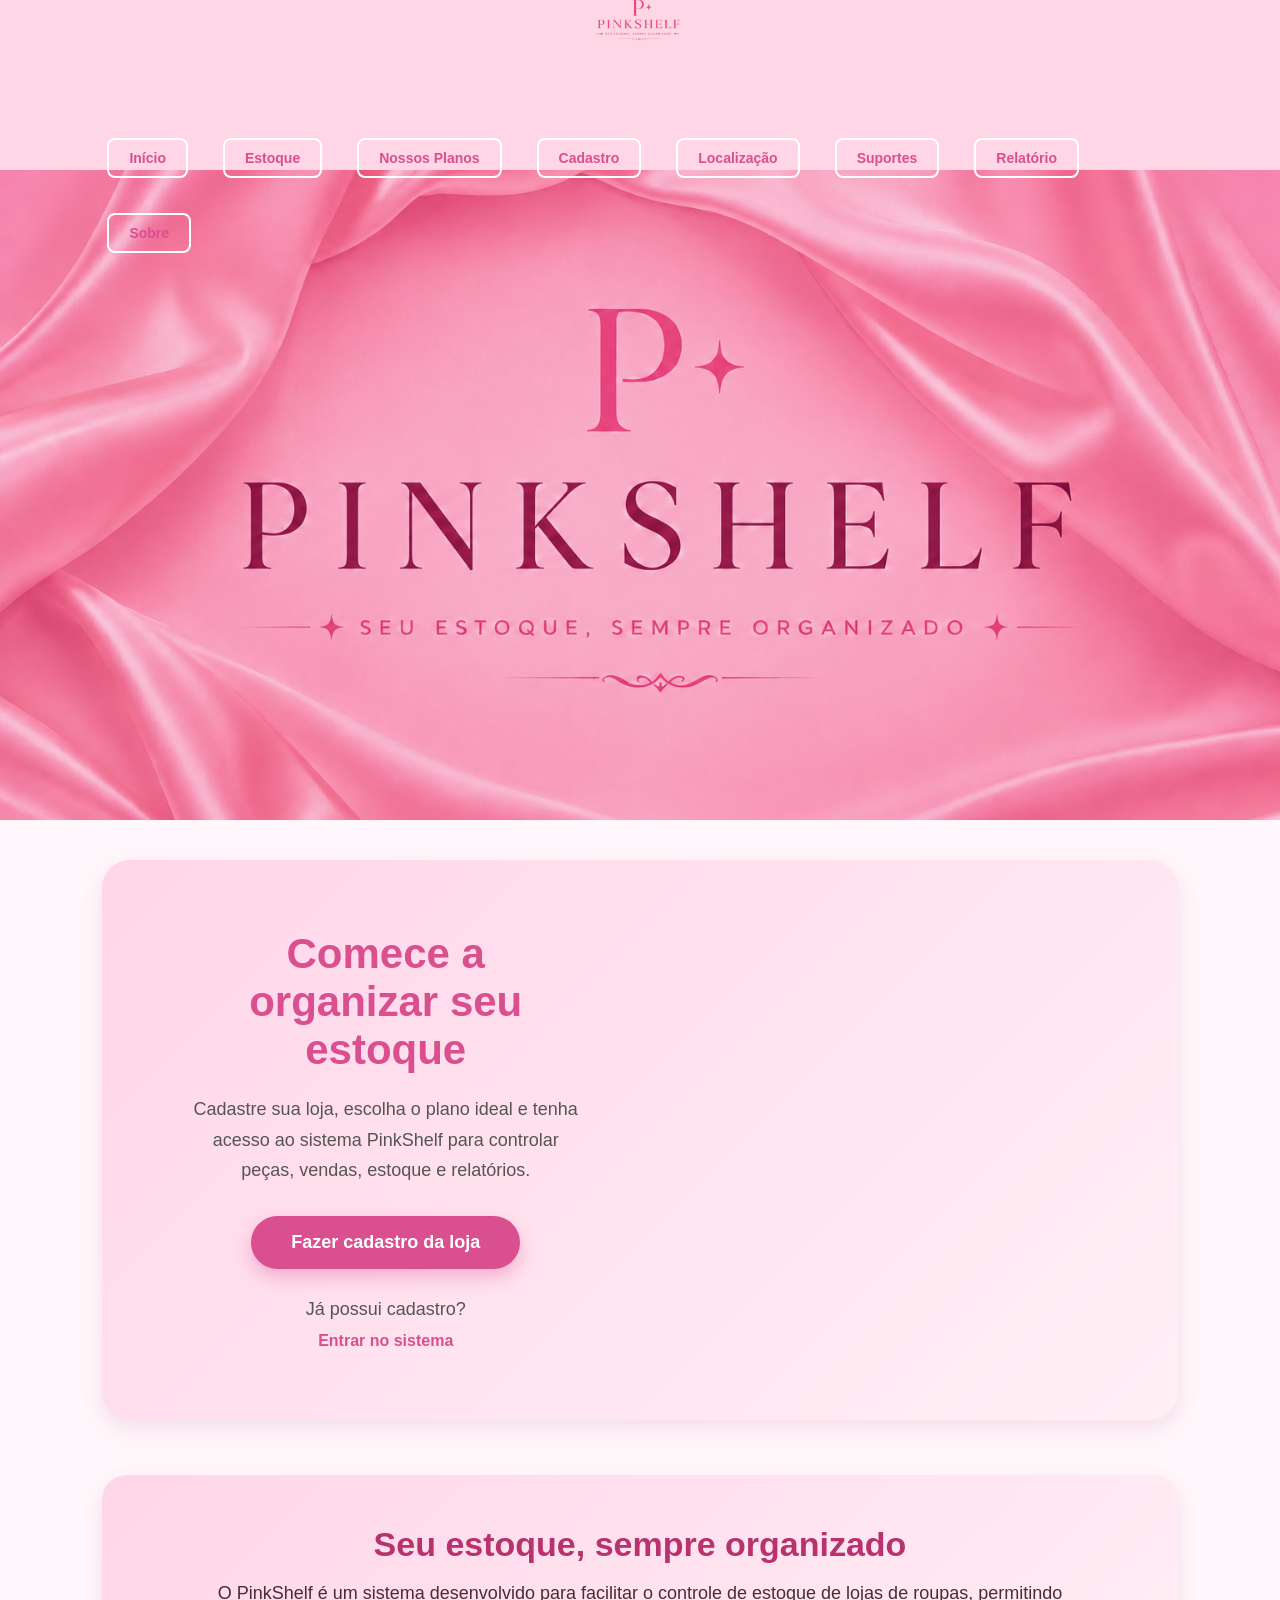
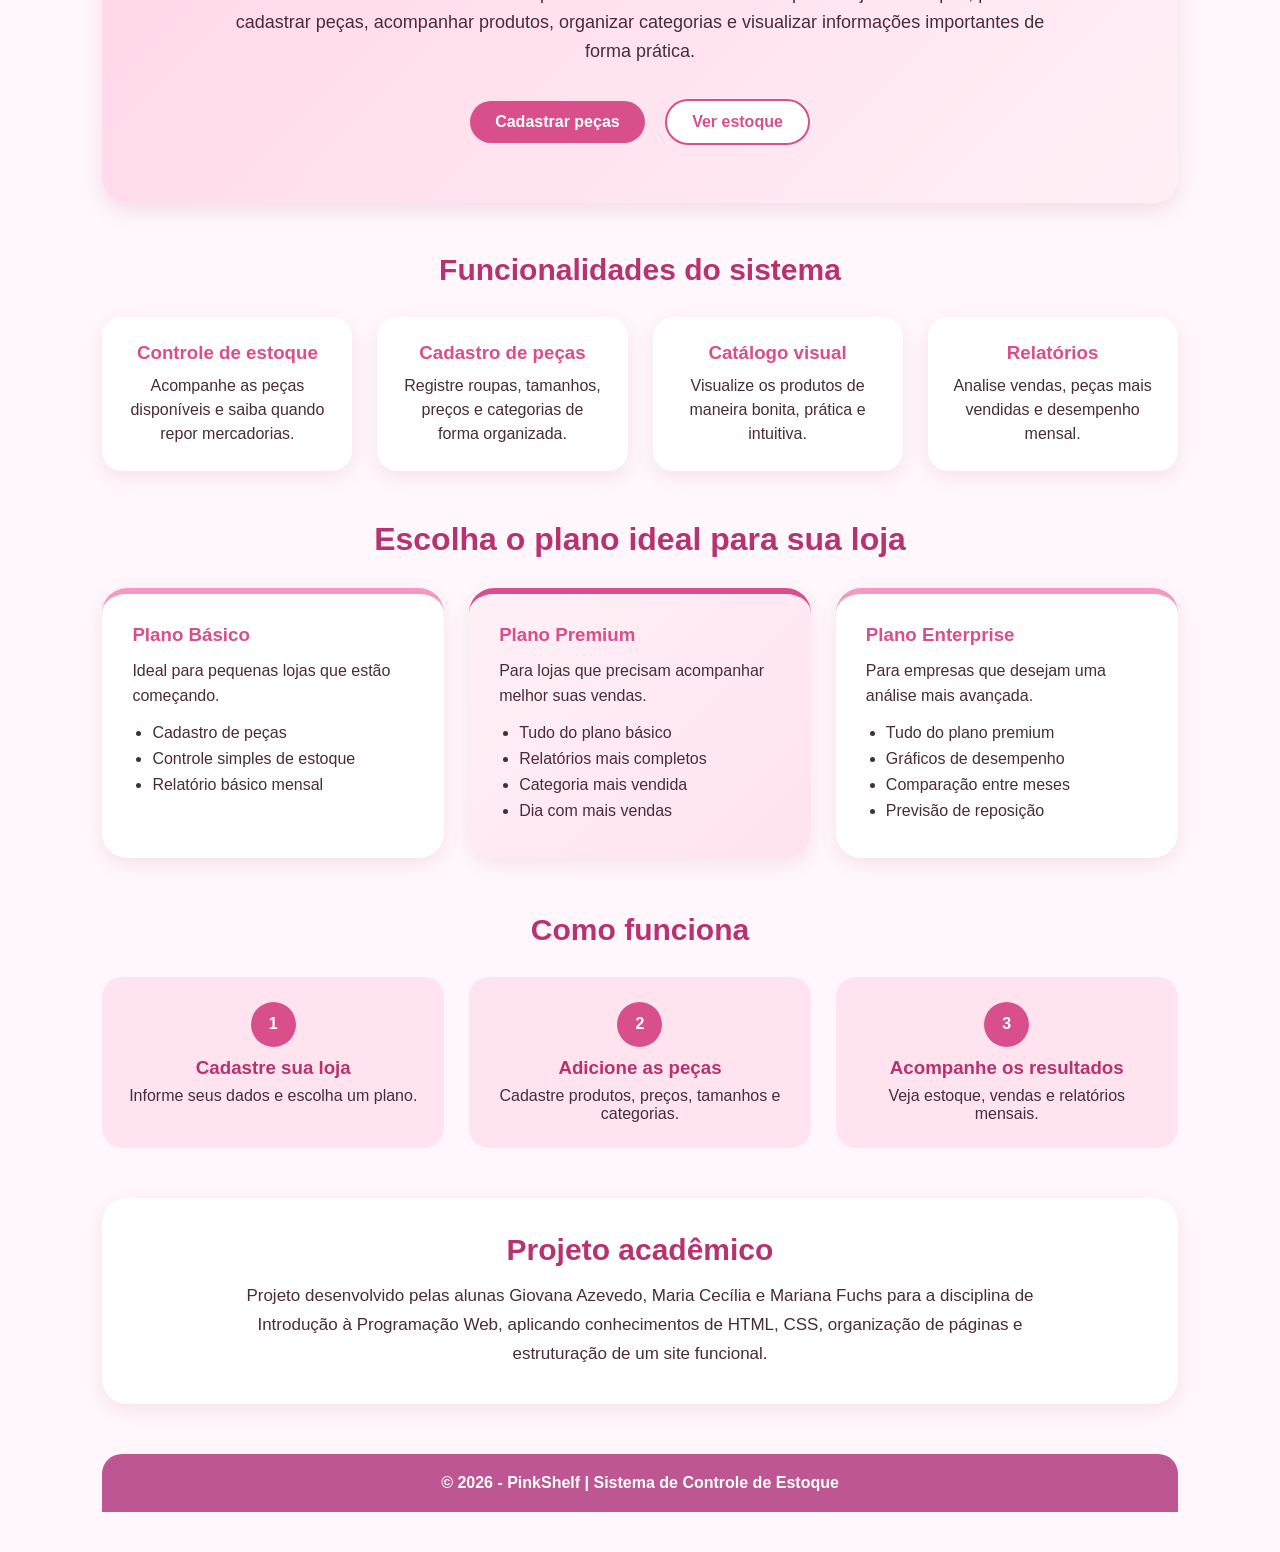
<file: TrabalhoFinal/index.html>
<!DOCTYPE html>
<html lang="pt-br">

<head>
    <meta charset="UTF-8">
    <meta name="viewport" content="width=device-width, initial-scale=1.0,maximum-scale=1.0">
    <title>PinkShelf | Sistema de Controle de Estoque</title>

    <link rel="stylesheet" href="../TrabalhoFinal/CSS/estilo.css">
</head>

<body>
    <!--MENU-->
    <header class="topo">
        <img src="images/img00.png.png" alt="Pinkshelf" class="logo">
        <nav class="menu">
            <ul>
                <li><a href="index.html">Início</a></li>
                <li><a href="pages/estoque.html">Estoque</a></li>
                <li><a href="pages/nossosplanos.html">Nossos Planos</a></li>
                <li><a href="pages/cadastro.html">Cadastro</a></li>
                <li><a href="pages/localizacao.html">Localização</a></li>
                <li><a href="pages/suporte.html">Suportes</a></li>
                <li><a href="pages/relatorio.html">Relatório</a></li>
                <li><a href="pages/sobre.html">Sobre</a></li>
            </ul>
        </nav>
    </header>
    <!--CARROSSEL-->
    <section class="carrossel">
        <div class="slide ativo">
            <img src="images/img1 (2).png" alt="Roupa feminina em destaque">
        </div>
        <div class="slide">
            <img src="images/img2.png" alt="Arara de roupas organizadas">
        </div>
        <div class="slide">
            <img src="images/img3.png" alt="Imagem celular com o sistema PinkShelf aberto">
        </div>
    </section>
    <!-- CONTEÚDO PRINCIPAL DA PÁGINA INICIAL -->
    <main class="conteudo-home">

        <!-- ÁREA DE CADASTRO DA LOJA -->
        <section class="cadastro-loja-home">

            <div class="texto-cadastro-home">
                <h1>Comece a organizar seu estoque</h1>

                <p>
                    Cadastre sua loja, escolha o plano ideal e tenha acesso ao sistema
                    PinkShelf para controlar peças, vendas, estoque e relatórios.
                </p>

                <a href="pages/cadastro.html" class="botao-cadastro-home">
                    Fazer cadastro da loja
                </a>

                <div class="login-home">
                    <p>Já possui cadastro?</p>

                    <a href="pages/login.html">
                        Entrar no sistema
                    </a>
                </div>
            </div>

        </section>


        <!-- APRESENTAÇÃO DO SISTEMA -->
        <section class="apresentacao">

            <div class="texto-apresentacao">
                <h2>Seu estoque, sempre organizado</h2>

                <p>
                    O PinkShelf é um sistema desenvolvido para facilitar o controle de estoque
                    de lojas de roupas, permitindo cadastrar peças, acompanhar produtos,
                    organizar categorias e visualizar informações importantes de forma prática.
                </p>

                <div class="botoes-home">
                    <a href="pages/cadastro-pecas.html">Cadastrar peças</a>
                    <a href="pages/estoque.html" class="botao-secundario">Ver estoque</a>
                </div>
            </div>

        </section>


        <!-- FUNCIONALIDADES DO SISTEMA -->
        <section class="funcionalidades">

            <h2>Funcionalidades do sistema</h2>

            <div class="cards-home">

                <div class="card-home">
                    <h3>Controle de estoque</h3>
                    <p>Acompanhe as peças disponíveis e saiba quando repor mercadorias.</p>
                </div>

                <div class="card-home">
                    <h3>Cadastro de peças</h3>
                    <p>Registre roupas, tamanhos, preços e categorias de forma organizada.</p>
                </div>

                <div class="card-home">
                    <h3>Catálogo visual</h3>
                    <p>Visualize os produtos de maneira bonita, prática e intuitiva.</p>
                </div>

                <div class="card-home">
                    <h3>Relatórios</h3>
                    <p>Analise vendas, peças mais vendidas e desempenho mensal.</p>
                </div>

            </div>

        </section>


        <!-- PLANOS DO SISTEMA -->
        <section class="planos-home">

            <h2>Escolha o plano ideal para sua loja</h2>

            <div class="cards-planos-home">

                <div class="card-plano-home">
                    <h3>Plano Básico</h3>
                    <p>Ideal para pequenas lojas que estão começando.</p>
                    <ul>
                        <li>Cadastro de peças</li>
                        <li>Controle simples de estoque</li>
                        <li>Relatório básico mensal</li>
                    </ul>
                </div>

                <div class="card-plano-home destaque-plano">
                    <h3>Plano Premium</h3>
                    <p>Para lojas que precisam acompanhar melhor suas vendas.</p>
                    <ul>
                        <li>Tudo do plano básico</li>
                        <li>Relatórios mais completos</li>
                        <li>Categoria mais vendida</li>
                        <li>Dia com mais vendas</li>
                    </ul>
                </div>

                <div class="card-plano-home">
                    <h3>Plano Enterprise</h3>
                    <p>Para empresas que desejam uma análise mais avançada.</p>
                    <ul>
                        <li>Tudo do plano premium</li>
                        <li>Gráficos de desempenho</li>
                        <li>Comparação entre meses</li>
                        <li>Previsão de reposição</li>
                    </ul>
                </div>

            </div>

        </section>


        <!-- COMO FUNCIONA -->
        <section class="como-funciona">

            <h2>Como funciona</h2>

            <div class="passos">

                <div>
                    <span>1</span>
                    <h3>Cadastre sua loja</h3>
                    <p>Informe seus dados e escolha um plano.</p>
                </div>

                <div>
                    <span>2</span>
                    <h3>Adicione as peças</h3>
                    <p>Cadastre produtos, preços, tamanhos e categorias.</p>
                </div>

                <div>
                    <span>3</span>
                    <h3>Acompanhe os resultados</h3>
                    <p>Veja estoque, vendas e relatórios mensais.</p>
                </div>

            </div>

        </section>


        <!-- PROJETO ACADÊMICO -->
        <section class="projeto-academico">

            <h2>Projeto acadêmico</h2>

            <p>
                Projeto desenvolvido pelas alunas Giovana Azevedo, Maria Cecília e Mariana Fuchs
                para a disciplina de Introdução à Programação Web, aplicando conhecimentos de
                HTML, CSS, organização de páginas e estruturação de um site funcional.
            </p>

        </section>


        <!-- RODAPÉ -->
        <footer>
            <p>© 2026 - PinkShelf | Sistema de Controle de Estoque</p>
        </footer>

    </main>


    <!-- FUNÇÃO DO CARROSSEL -->
    <script>
        let slideAtual = 0;
        const slides = document.querySelectorAll(".slide");

        function mostrarSlide() {
            slides.forEach(function (slide) {
                slide.classList.remove("ativo");
            });

            slideAtual++;

            if (slideAtual >= slides.length) {
                slideAtual = 0;
            }

            slides[slideAtual].classList.add("ativo");
        }

        setInterval(mostrarSlide, 3000);
    </script>

</body>

</html>
</file>
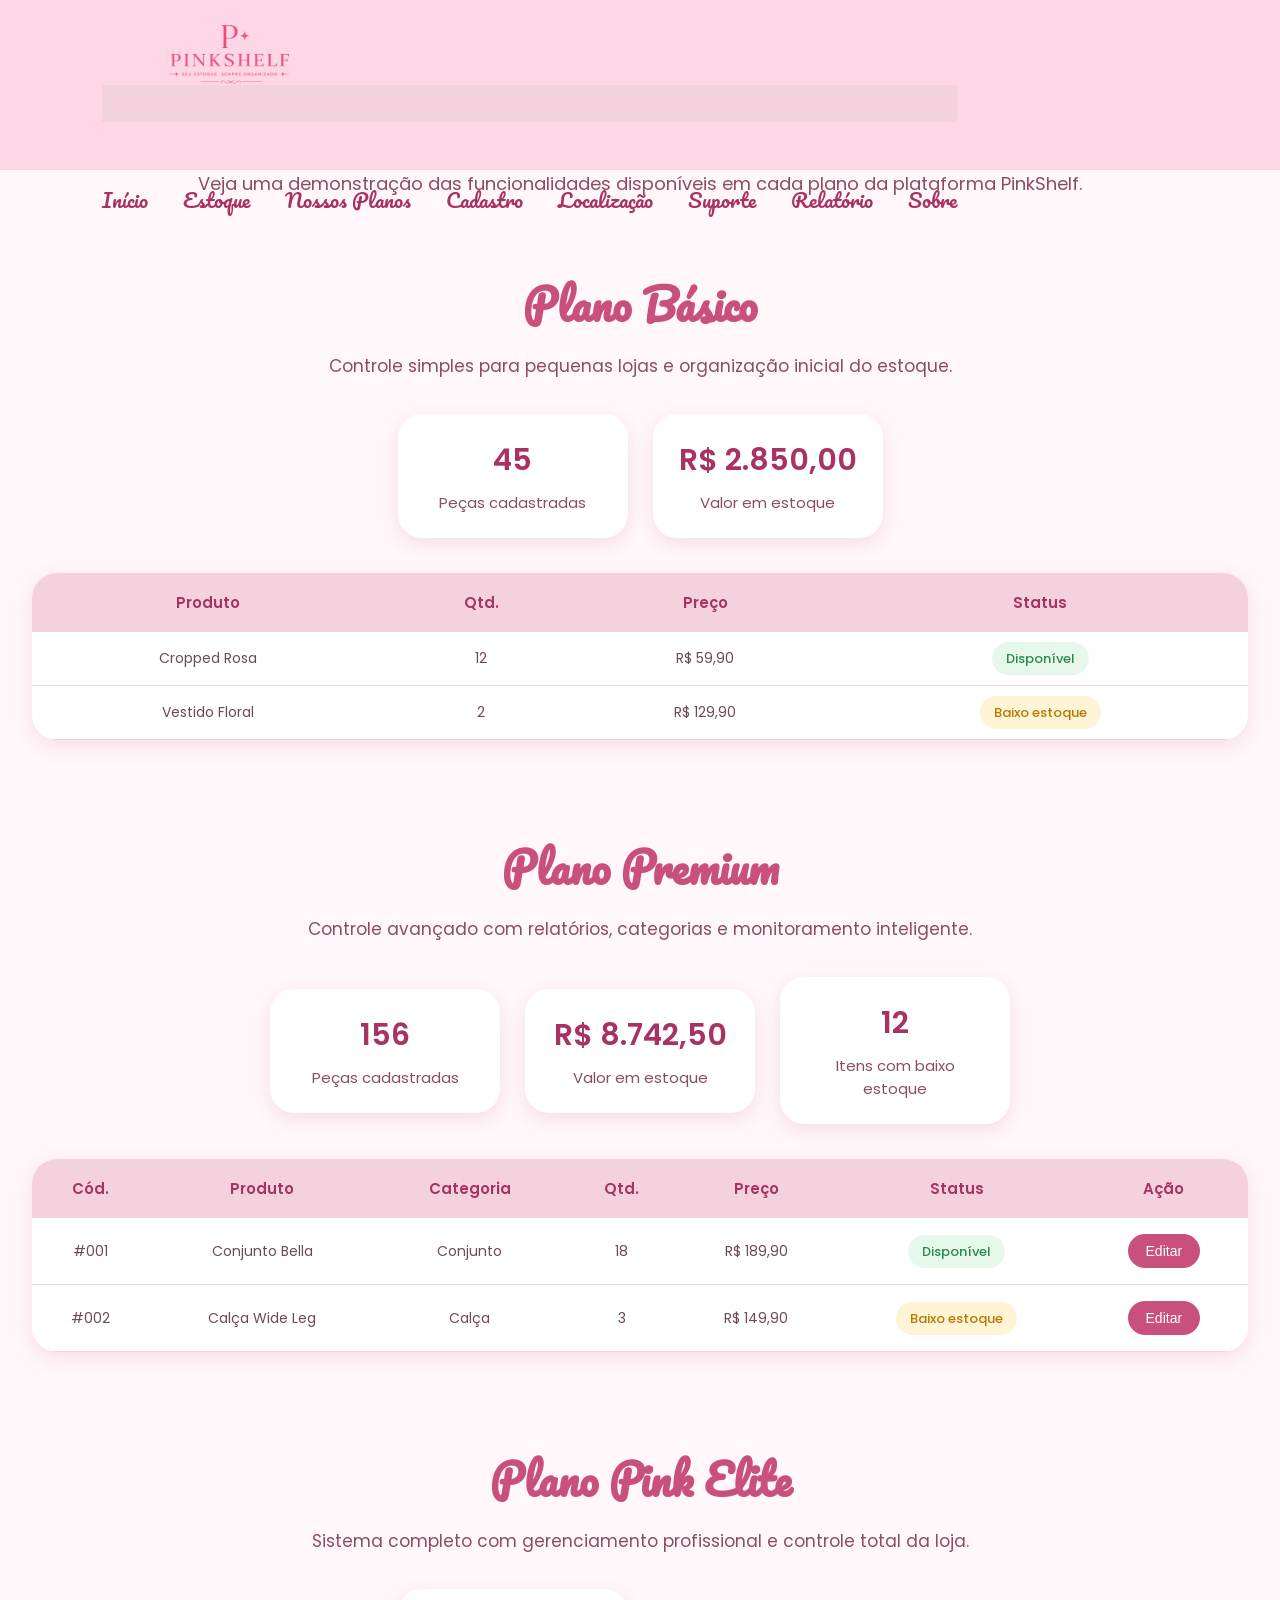
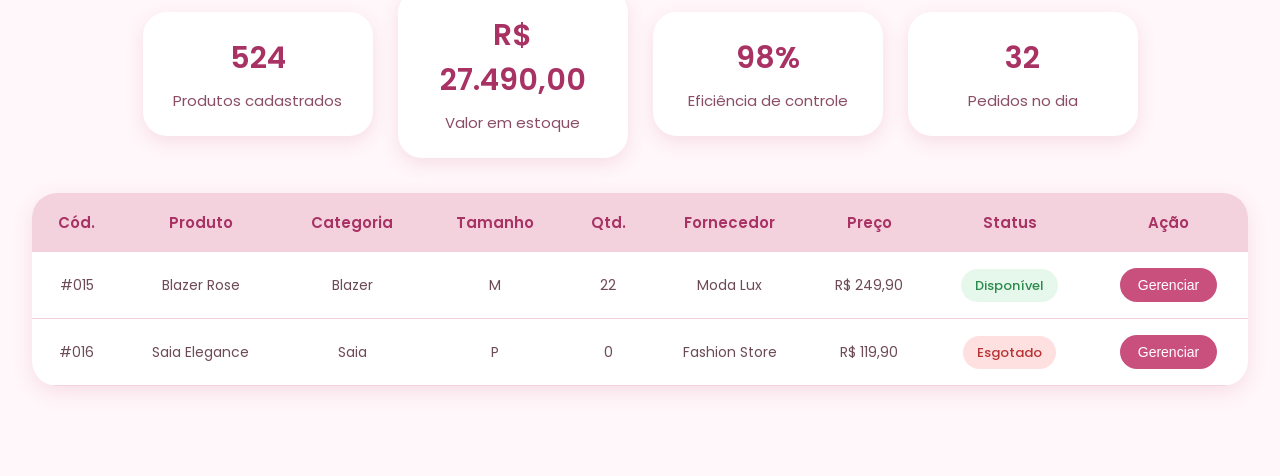
<file: TrabalhoFinal/pages/estoque.html>
<!DOCTYPE html>
<html lang="pt-br">

<head>
    <meta charset="UTF-8">
    <meta name="viewport" content="width=device-width, initial-scale=1.0, maximus-scale=1.0">
    <title>PinkShelf</title>
    <link rel="stylesheet" href="../CSS/estilo.css">

    <link rel="preconnect" href="https://fonts.googleapis.com">
    <link rel="preconnect" href="https://fonts.gstatic.com" crossorigin>

    <link href="https://fonts.googleapis.com/css2?family=Pacifico&family=Poppins:wght@300;400;500;600&display=swap"
        rel="stylesheet">
    <link href="https://fonts.googleapis.com/css2?family=Pacifico&display=swap" rel="stylesheet">
</head>

<body>
    <!-- TOPO -->

    <header class="topo">

        <!-- LOGO -->

        <div class="logo-topo">
            <img src="../images/img00.png.png" alt="Logo PinkStock">
        </div>

        <!-- MENU -->

        <nav class="menu-paginas">

            <ul>
                <a href="../index.html">Início</a>
                <a href="estoque.html">Estoque</a>
                <a href="nossosplanos.html">Nossos Planos</a>
                <a href="cadastro.html">Cadastro</a>
                <a href="localizacao.html">Localização</a>
                <a href="suporte.html">Suporte</a>
                <a href="relatorio.html">Relatório</a>
                <a href="sobre.html">Sobre</a>
            </ul>

        </nav>

    </header>

    <!-- ESTOQUE -->

    <section class="tabela-estoque">

        <p class="subtitulo-sistema">
            Veja uma demonstração das funcionalidades disponíveis em cada plano da plataforma PinkShelf.
        </p>

        <!-- PLANO BÁSICO -->

        <div class="bloco-sistema">

            <h2>Plano Básico</h2>

            <p class="descricao-plano">
                Controle simples para pequenas lojas e organização inicial do estoque.
            </p>

            <div class="resumo-estoque">

                <div>
                    <h3>45</h3>
                    <p>Peças cadastradas</p>
                </div>

                <div>
                    <h3>R$ 2.850,00</h3>
                    <p>Valor em estoque</p>
                </div>

            </div>

            <table class="tabela-sistema">

                <tr>
                    <th>Produto</th>
                    <th>Qtd.</th>
                    <th>Preço</th>
                    <th>Status</th>
                </tr>

                <tr>
                    <td>Cropped Rosa</td>
                    <td>12</td>
                    <td>R$ 59,90</td>
                    <td><span class="status disponivel">Disponível</span></td>
                </tr>

                <tr>
                    <td>Vestido Floral</td>
                    <td>2</td>
                    <td>R$ 129,90</td>
                    <td><span class="status baixo">Baixo estoque</span></td>
                </tr>

            </table>

        </div>

        <!-- PLANO PREMIUM -->

        <div class="bloco-sistema">

            <h2>Plano Premium</h2>

            <p class="descricao-plano">
                Controle avançado com relatórios, categorias e monitoramento inteligente.
            </p>

            <div class="resumo-estoque">

                <div>
                    <h3>156</h3>
                    <p>Peças cadastradas</p>
                </div>

                <div>
                    <h3>R$ 8.742,50</h3>
                    <p>Valor em estoque</p>
                </div>

                <div>
                    <h3>12</h3>
                    <p>Itens com baixo estoque</p>
                </div>

            </div>

            <table class="tabela-sistema">

                <tr>
                    <th>Cód.</th>
                    <th>Produto</th>
                    <th>Categoria</th>
                    <th>Qtd.</th>
                    <th>Preço</th>
                    <th>Status</th>
                    <th>Ação</th>
                </tr>

                <tr>
                    <td>#001</td>
                    <td>Conjunto Bella</td>
                    <td>Conjunto</td>
                    <td>18</td>
                    <td>R$ 189,90</td>
                    <td><span class="status disponivel">Disponível</span></td>
                    <td><button class="btn-tabela">Editar</button></td>
                </tr>

                <tr>
                    <td>#002</td>
                    <td>Calça Wide Leg</td>
                    <td>Calça</td>
                    <td>3</td>
                    <td>R$ 149,90</td>
                    <td><span class="status baixo">Baixo estoque</span></td>
                    <td><button class="btn-tabela">Editar</button></td>
                </tr>

            </table>

        </div>

        <!-- PLANO ELITE -->

        <div class="bloco-sistema">

            <h2>Plano Pink Elite</h2>

            <p class="descricao-plano">
                Sistema completo com gerenciamento profissional e controle total da loja.
            </p>

            <div class="resumo-estoque">

                <div>
                    <h3>524</h3>
                    <p>Produtos cadastrados</p>
                </div>

                <div>
                    <h3>R$ 27.490,00</h3>
                    <p>Valor em estoque</p>
                </div>

                <div>
                    <h3>98%</h3>
                    <p>Eficiência de controle</p>
                </div>

                <div>
                    <h3>32</h3>
                    <p>Pedidos no dia</p>
                </div>

            </div>

            <table class="tabela-sistema">

                <tr>
                    <th>Cód.</th>
                    <th>Produto</th>
                    <th>Categoria</th>
                    <th>Tamanho</th>
                    <th>Qtd.</th>
                    <th>Fornecedor</th>
                    <th>Preço</th>
                    <th>Status</th>
                    <th>Ação</th>
                </tr>

                <tr>
                    <td>#015</td>
                    <td>Blazer Rose</td>
                    <td>Blazer</td>
                    <td>M</td>
                    <td>22</td>
                    <td>Moda Lux</td>
                    <td>R$ 249,90</td>
                    <td><span class="status disponivel">Disponível</span></td>
                    <td><button class="btn-tabela">Gerenciar</button></td>
                </tr>

                <tr>
                    <td>#016</td>
                    <td>Saia Elegance</td>
                    <td>Saia</td>
                    <td>P</td>
                    <td>0</td>
                    <td>Fashion Store</td>
                    <td>R$ 119,90</td>
                    <td><span class="status esgotado">Esgotado</span></td>
                    <td><button class="btn-tabela">Gerenciar</button></td>
                </tr>

            </table>

        </div>

    </section>


</body>

</html>
</file>
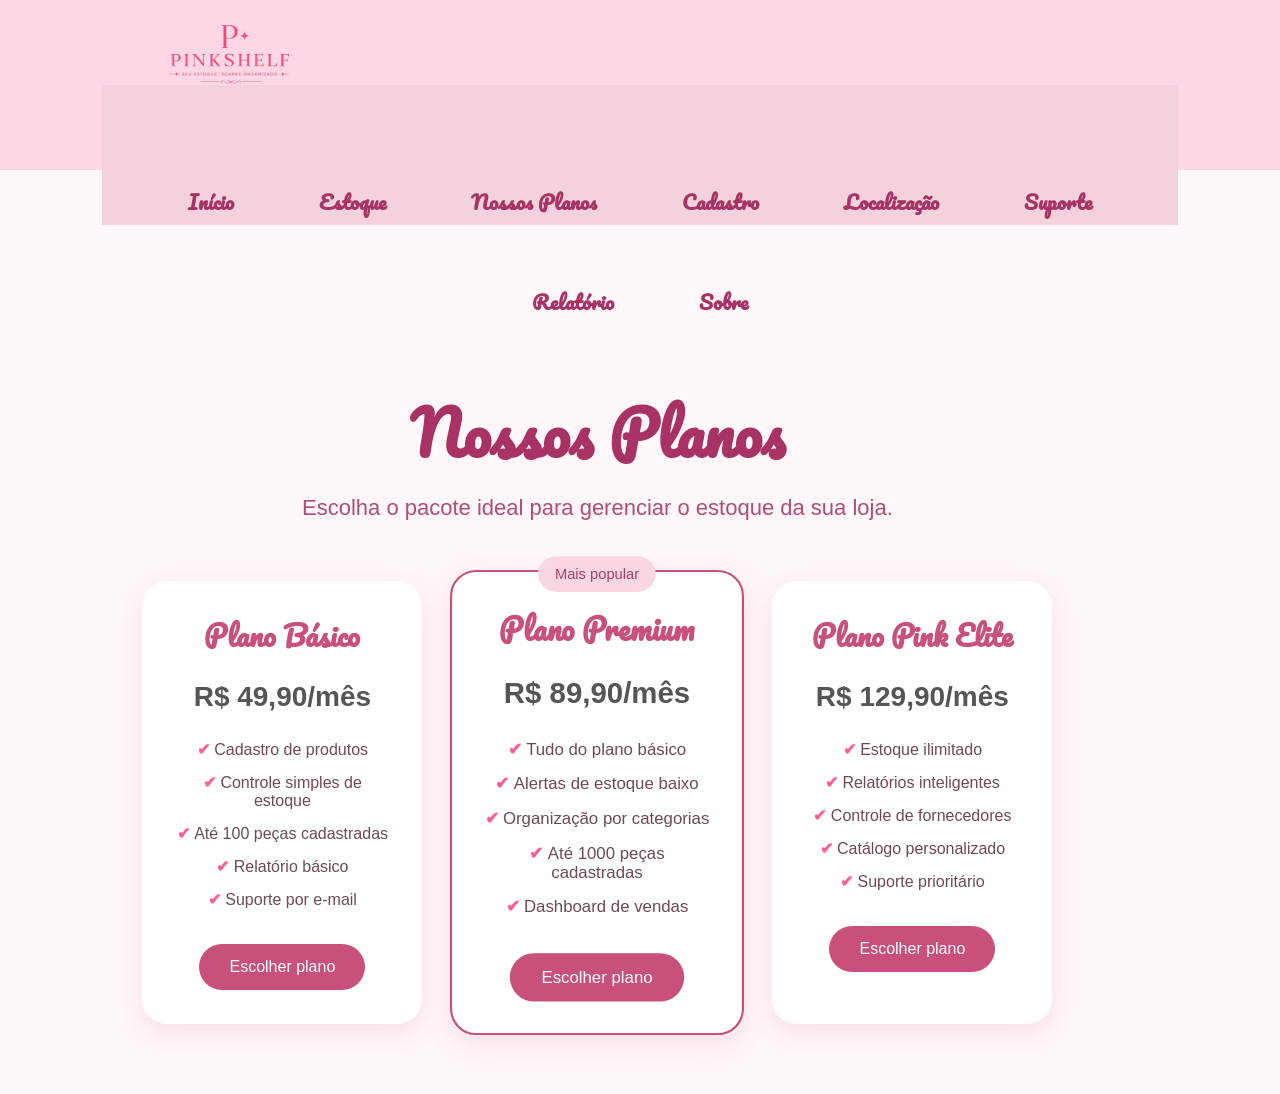
<file: TrabalhoFinal/pages/nossosplanos.html>
<!DOCTYPE html>
<html lang="pt-br">

<head>
    <meta charset="UTF-8">
    <meta name="viewport" content="width=device-width, initial-scale=1.0,maximum-scale=1.0">

    <title>Planos - PinkStock</title>

    <link rel="stylesheet" href="../CSS/estilo.css">

    <link rel="preconnect" href="https://fonts.googleapis.com">
    <link rel="preconnect" href="https://fonts.gstatic.com" crossorigin>

    <link href="https://fonts.googleapis.com/css2?family=Pacifico&display=swap" rel="stylesheet">
</head>

<body>
    <header class="topo">

        <!-- LOGO -->

        <div class="logo-topo">
            <img src="../images/img00.png.png" alt="Logo PinkShelf">
        </div>

        <!-- MENU -->

        <header class="menu-paginas">

            <nav>
                <ul>
                    <li><a href="../index.html">Início</a></li>
                    <li><a href="estoque.html">Estoque</a></li>
                    <li><a href="nossosplanos.html">Nossos Planos</a></li>
                    <li><a href="cadastro.html">Cadastro</a></li>
                    <li><a href="localizacao.html">Localização</a></li>
                    <li><a href="suporte.html">Suporte</a></li>
                    <li><a href="relatorio.html">Relatório</a></li>
                    <li><a href="sobre.html">Sobre</a></li>
                </ul>
            </nav>

        </header>

        <!-- PLANOS -->

        <section class="planos">

            <h1>Nossos Planos</h1>

            <p class="subtitulo">
                Escolha o pacote ideal para gerenciar o estoque da sua loja.
            </p>

            <div class="cards-planos">

                <!-- CARD 1 -->

                <div class="card-plano">

                    <h2>Plano Básico</h2>

                    <p class="preco">R$ 49,90/mês</p>

                    <ul>
                        <li>Cadastro de produtos</li>
                        <li>Controle simples de estoque</li>
                        <li>Até 100 peças cadastradas</li>
                        <li>Relatório básico</li>
                        <li>Suporte por e-mail</li>
                    </ul>

                    <button>Escolher plano</button>

                </div>

                <!-- CARD 2 -->

                <div class="card-plano destaque">

                    <span class="mais-popular">Mais popular</span>

                    <h2>Plano Premium</h2>

                    <p class="preco">R$ 89,90/mês</p>

                    <ul>
                        <li>Tudo do plano básico</li>
                        <li>Alertas de estoque baixo</li>
                        <li>Organização por categorias</li>
                        <li>Até 1000 peças cadastradas</li>
                        <li>Dashboard de vendas</li>
                    </ul>

                    <button>Escolher plano</button>

                </div>

                <!-- CARD 3 -->

                <div class="card-plano">

                    <h2>Plano Pink Elite</h2>

                    <p class="preco">R$ 129,90/mês</p>

                    <ul>
                        <li>Estoque ilimitado</li>
                        <li>Relatórios inteligentes</li>
                        <li>Controle de fornecedores</li>
                        <li>Catálogo personalizado</li>
                        <li>Suporte prioritário</li>
                    </ul>

                    <button>Escolher plano</button>

                </div>

            </div>

        </section>

</body>

</html>
</file>
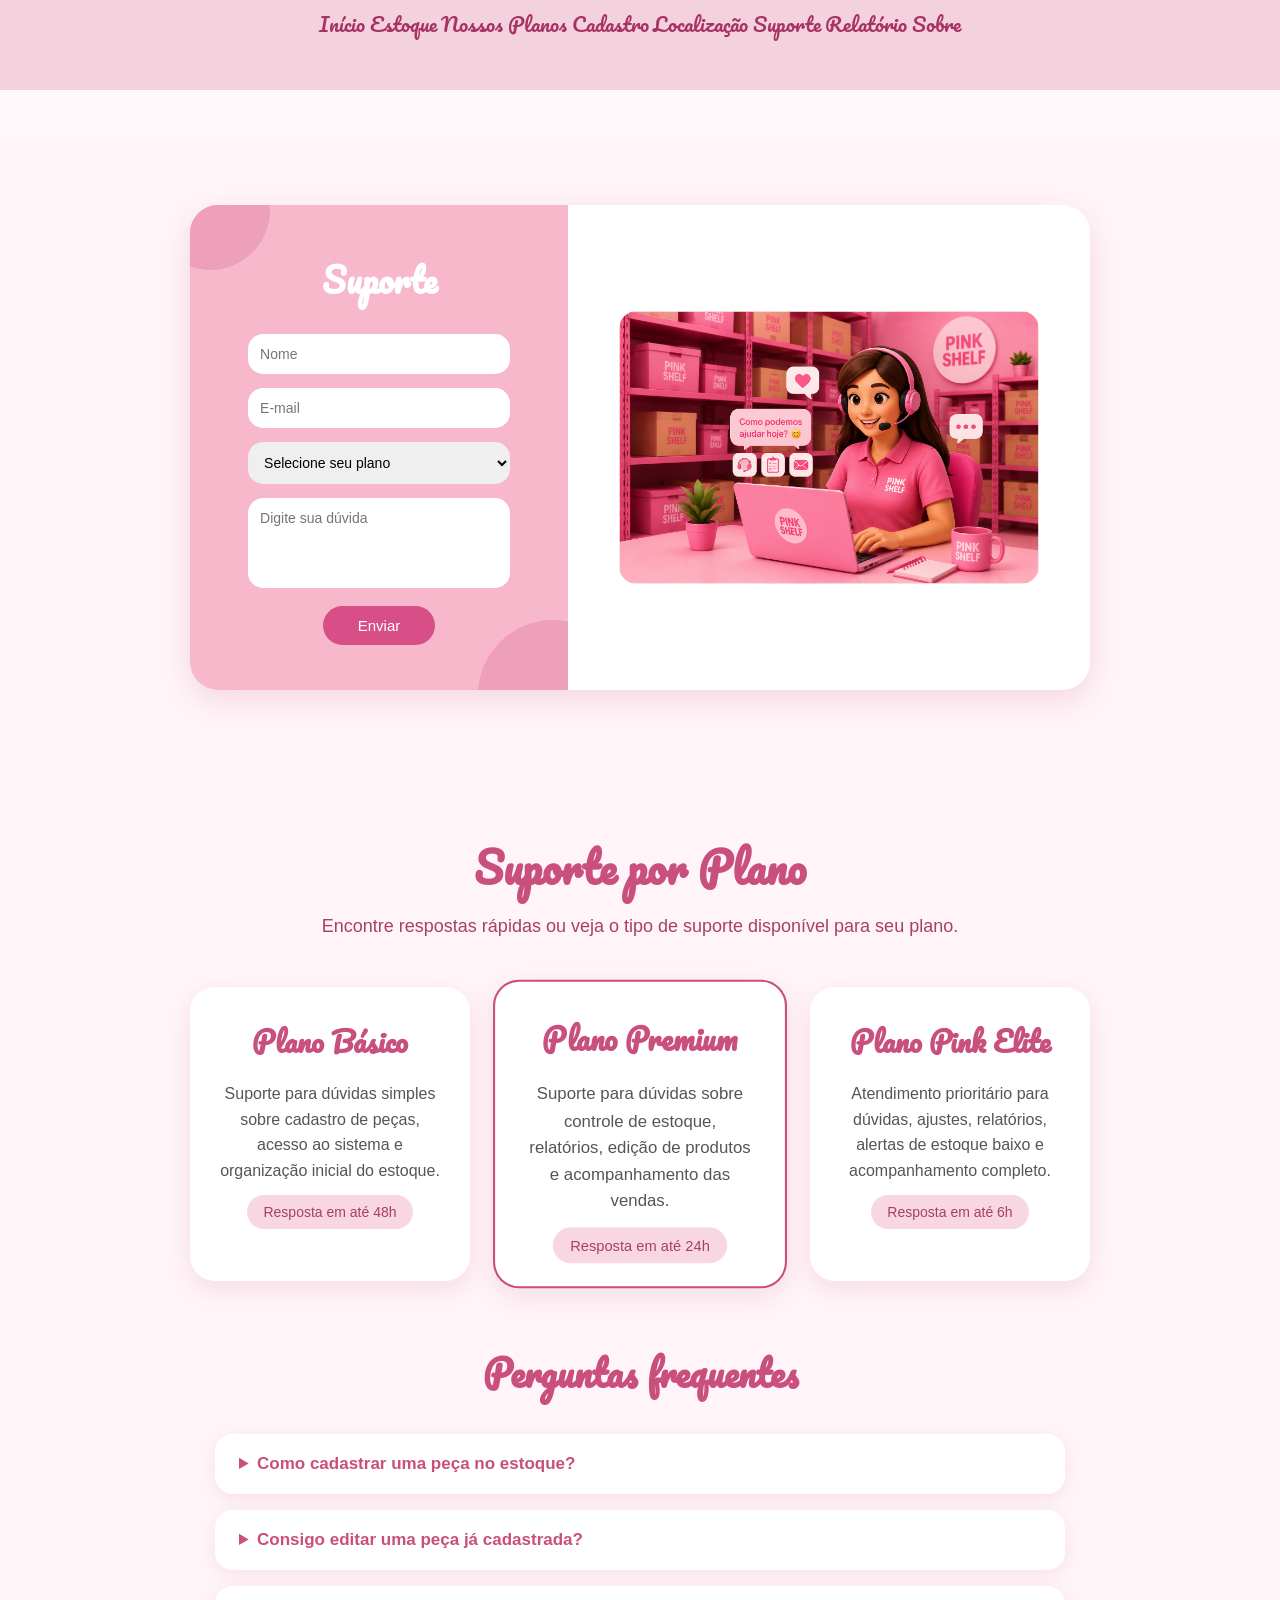
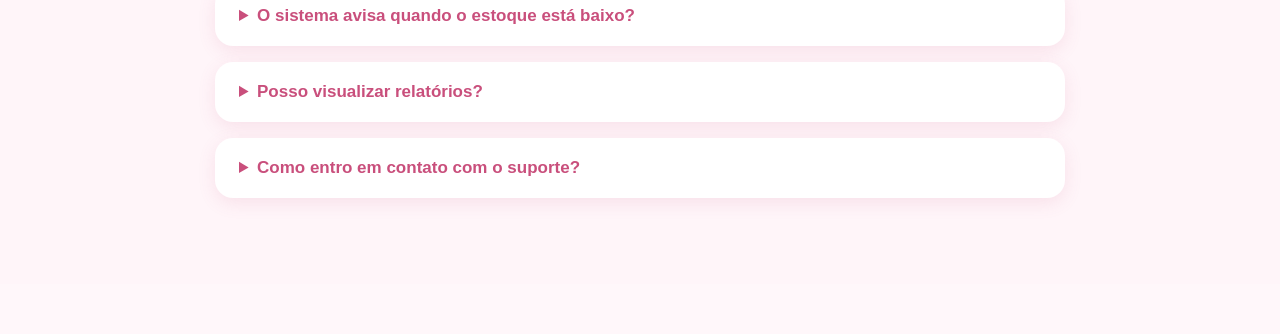
<file: TrabalhoFinal/pages/suporte.html>
<!DOCTYPE html>
<html lang="pt-BR">
<head>
    <meta charset="UTF-8">
    <meta name="viewport" content="width=device-width, initial-scale=1.0,maximum-scale=1.0">
    <title>Suporte</title>
    <link rel="stylesheet" href="../CSS/estilo.css">
</head>

<body>

    <header class="menu-paginas">
        <nav>
            <a href="index.html">Início</a>
            <a href="estoque.html">Estoque</a>
            <a href="planos.html">Nossos Planos</a>
            <a href="cadastro.html">Cadastro</a>
            <a href="localizacao.html">Localização</a>
            <a href="suporte.html">Suporte</a>
            <a href="relatorio.html">Relatório</a>
            <a href="sobre.html">Sobre</a>
        </nav>
    </header>

    <main>

        <section class="contato-suporte">

            <div class="suporte-box">

                <div class="suporte-formulario">

                    <div class="topo-formulario">
                        <h2>Suporte</h2>

                        <p class="texto-suporte">
                            Estamos aqui para ajudar você com dúvidas,
                            suporte dos planos e funcionamento do sistema.
                        </p>
                    </div>

                    <form>
                        <input type="text" placeholder="Nome">

                        <input type="email" placeholder="E-mail">

                        <select>
                            <option>Selecione seu plano</option>
                            <option>Plano Básico</option>
                            <option>Plano Premium</option>
                            <option>Plano Pink Elite</option>
                        </select>

                        <textarea placeholder="Digite sua dúvida"></textarea>

                        <button type="submit">Enviar</button>
                    </form>

                </div>

                <div class="suporte-imagem">
                    <img src="../images/suporte.png" alt="Imagem de suporte">
                </div>

            </div>

        </section>

        <section class="suporte">

            <h1>Suporte por Plano</h1>

            <p class="subtitulo-suporte">
                Encontre respostas rápidas ou veja o tipo de suporte disponível para seu plano.
            </p>

            <section class="planos-suporte">

                <div class="card-plano">
                    <h2>Plano Básico</h2>
                    <p>
                        Suporte para dúvidas simples sobre cadastro de peças,
                        acesso ao sistema e organização inicial do estoque.
                    </p>
                    <span>Resposta em até 48h</span>
                </div>

                <div class="card-plano destaque">
                    <h2>Plano Premium</h2>
                    <p>
                        Suporte para dúvidas sobre controle de estoque,
                        relatórios, edição de produtos e acompanhamento das vendas.
                    </p>
                    <span>Resposta em até 24h</span>
                </div>

                <div class="card-plano">
                    <h2>Plano Pink Elite</h2>
                    <p>
                        Atendimento prioritário para dúvidas, ajustes,
                        relatórios, alertas de estoque baixo e acompanhamento completo.
                    </p>
                    <span>Resposta em até 6h</span>
                </div>

            </section>

            <section class="respostas-prontas">

                <h2>Perguntas frequentes</h2>

                <div class="faq">

                    <details>
                        <summary>Como cadastrar uma peça no estoque?</summary>
                        <p>
                            Acesse a página de estoque, clique na opção de cadastrar peça
                            e preencha as informações como nome, tamanho, categoria, preço e quantidade.
                        </p>
                    </details>

                    <details>
                        <summary>Consigo editar uma peça já cadastrada?</summary>
                        <p>
                            Sim. Basta localizar a peça no estoque,
                            clicar em editar e alterar as informações necessárias.
                        </p>
                    </details>

                    <details>
                        <summary>O sistema avisa quando o estoque está baixo?</summary>
                        <p>
                            Sim. Os planos Premium e Pink Elite possuem alertas automáticos
                            para ajudar no controle do estoque.
                        </p>
                    </details>

                    <details>
                        <summary>Posso visualizar relatórios?</summary>
                        <p>
                            Sim. Os relatórios ajudam a acompanhar vendas,
                            produtos mais vendidos e desempenho do estoque.
                        </p>
                    </details>

                    <details>
                        <summary>Como entro em contato com o suporte?</summary>
                        <p>
                            Você pode utilizar o formulário acima, informando seu nome,
                            e-mail, plano contratado e sua dúvida.
                        </p>
                    </details>

                </div>

            </section>

        </section>

    </main>

</body>
</html>
</file>
<file: TrabalhoFinal/CSS/estilo.css>
/* COR GERAL DA PÁGINA */
@import url('https://fonts.googleapis.com/css2?family=Pacifico&display=swap');

body {
    font-family: 'Poppins', sans-serif;
}

body {
    margin: 0;
    font-family: 'Pacifico';
    background-color: #f8f8f8;
}

/* MENU */
header {
    background-color: #ffd1e6;
    color: white;
    padding: 5px 0;
    text-align: center;
    position: relative;
    height: 140px;
}

nav ul {
    list-style: none;
    padding: 0;
    margin: 0;
    position: relative;
    z-index: 1;
    top: 110px;
}

nav ul li {
    display: inline;
    margin: 5px;
}

nav ul li a {
    color: #c24d8b;
    text-decoration: none;
    font-weight: bold;
    border: 2px solid #ffffff;
    padding: 10px 20px;
    border-radius: 8px;
    display: inline-block;
    font-size: 14px;
    transition: 0.3s;
}

nav ul li a:hover {
    background-color: white;
    color: rgb(190, 86, 147);
}

/* CARROSSEL */
.carrossel {
    width: 100%;
    height: 650px;
    position: relative;
    overflow: hidden;
    background-color: #f8f8f8;
    padding: 0;
}

/* SLIDES */
.slide {
    display: none;
    position: relative;
    width: 100%;
    height: 100%;
}

.slide.ativo {
    display: block;
}

/* IMAGEM */
.slide img {
    width: 100%;
    height: 100%;
    object-fit: cover;
    display: block;
}
/* =============================== */
/* PÁGINA INICIAL - PINKSHELF */
/* =============================== */


/* CONTEÚDO GERAL DA HOME */
.conteudo-home {
    background-color: #fff7fb;
    padding: 40px 8%;
    font-family: 'Poppins', sans-serif;
    color: #4a2c36;
}


/* =============================== */
/* CADASTRO DA LOJA NA HOME */
/* =============================== */


/* ÁREA PRINCIPAL DO CADASTRO */
.cadastro-loja-home {
    display: grid;
    grid-template-columns: 1fr 1.2fr;
    gap: 35px;
    align-items: center;
    background: linear-gradient(135deg, #ffd6e8, #fff0f6);
    padding: 45px;
    border-radius: 28px;
    margin-bottom: 55px;
    box-shadow: 0 8px 22px rgba(180, 80, 120, 0.15);
}


/* TEXTO DO LADO ESQUERDO */
.texto-cadastro-home h1 {
    color: #b8326f;
    font-size: 42px;
    margin-bottom: 15px;
}


/* PARÁGRAFO DO LADO ESQUERDO */
.texto-cadastro-home p {
    font-size: 18px;
    line-height: 1.7;
}


/* FORMULÁRIO DE CADASTRO */
.form-cadastro-home {
    background-color: white;
    padding: 30px;
    border-radius: 25px;
    display: grid;
    grid-template-columns: 1fr 1fr;
    gap: 18px;
    box-shadow: 0 6px 18px rgba(180, 80, 120, 0.12);
}


/* TÍTULO DO FORMULÁRIO */
.form-cadastro-home h2 {
    grid-column: 1 / -1;
    text-align: center;
    color: #b8326f;
    margin-bottom: 10px;
}


/* CADA CAMPO DO FORMULÁRIO */
.campo-home {
    display: flex;
    flex-direction: column;
}


/* TEXTO ACIMA DOS CAMPOS */
.campo-home label {
    color: #b8326f;
    font-weight: bold;
    margin-bottom: 6px;
}


/* INPUTS E SELECTS */
.campo-home input,
.campo-home select {
    padding: 12px;
    border-radius: 15px;
    border: 2px solid #f3bfd3;
    outline: none;
    font-size: 14px;
}


/* EFEITO AO CLICAR NO CAMPO */
.campo-home input:focus,
.campo-home select:focus {
    border-color: #d94f8c;
    box-shadow: 0 0 8px rgba(217, 79, 140, 0.25);
}


/* BOTÃO DE CRIAR CONTA */
.botao-cadastro-home {
    grid-column: 1 / -1;
    background-color: #d94f8c;
    color: white;
    border: none;
    padding: 14px;
    border-radius: 30px;
    font-size: 16px;
    font-weight: bold;
    cursor: pointer;
}


/* EFEITO DO BOTÃO */
.botao-cadastro-home:hover {
    background-color: #b8326f;
    transform: scale(1.02);
}


/* =============================== */
/* APRESENTAÇÃO DO SISTEMA */
/* =============================== */

.apresentacao {
    background-color: white;
    border-radius: 25px;
    padding: 45px;
    text-align: center;
    margin-bottom: 55px;
    box-shadow: 0 6px 18px rgba(180, 80, 120, 0.12);
}


/* TÍTULO DA APRESENTAÇÃO */
.texto-apresentacao h2 {
    font-size: 34px;
    color: #b8326f;
    margin-bottom: 15px;
}


/* TEXTO DA APRESENTAÇÃO */
.texto-apresentacao p {
    max-width: 850px;
    margin: 0 auto 25px;
    font-size: 17px;
    line-height: 1.7;
}


/* BOTÕES DA APRESENTAÇÃO */
.botoes-home a {
    display: inline-block;
    background-color: #d94f8c;
    color: white;
    padding: 12px 25px;
    border-radius: 30px;
    text-decoration: none;
    margin: 8px;
    font-weight: bold;
}


/* SEGUNDO BOTÃO */
.botoes-home .botao-secundario {
    background-color: white;
    color: #d94f8c;
    border: 2px solid #d94f8c;
}


/* =============================== */
/* FUNCIONALIDADES */
/* =============================== */

.funcionalidades {
    text-align: center;
    margin-bottom: 55px;
}


/* TÍTULO DAS FUNCIONALIDADES */
.funcionalidades h2 {
    color: #b8326f;
    font-size: 32px;
    margin-bottom: 30px;
}


/* ÁREA DOS CARDS */
.cards-home {
    display: grid;
    grid-template-columns: repeat(auto-fit, minmax(220px, 1fr));
    gap: 25px;
}


/* CARD DE FUNCIONALIDADE */
.card-home {
    background-color: white;
    padding: 25px;
    border-radius: 22px;
    box-shadow: 0 6px 18px rgba(180, 80, 120, 0.12);
    transition: 0.3s;
}


/* EFEITO DOS CARDS */
.card-home:hover {
    transform: translateY(-6px);
}


/* TÍTULO DOS CARDS */
.card-home h3 {
    color: #d94f8c;
    margin-bottom: 10px;
}


/* TEXTO DOS CARDS */
.card-home p {
    line-height: 1.6;
}


/* =============================== */
/* PLANOS DA HOME */
/* =============================== */

.planos-home {
    text-align: center;
    margin-bottom: 55px;
}


/* TÍTULO DOS PLANOS */
.planos-home h2 {
    color: #b8326f;
    font-size: 32px;
    margin-bottom: 30px;
}


/* ÁREA DOS PLANOS */
.cards-planos-home {
    display: grid;
    grid-template-columns: repeat(auto-fit, minmax(240px, 1fr));
    gap: 25px;
}


/* CARD DE CADA PLANO */
.card-plano-home {
    background-color: white;
    padding: 30px;
    border-radius: 25px;
    text-align: left;
    box-shadow: 0 6px 18px rgba(180, 80, 120, 0.12);
    border-top: 6px solid #f49ac2;
}


/* PLANO EM DESTAQUE */
.destaque-plano {
    background: linear-gradient(135deg, #fff0f6, #ffe3ef);
    border-top: 6px solid #d94f8c;
}


/* TÍTULO DOS PLANOS */
.card-plano-home h3 {
    color: #d94f8c;
    margin-bottom: 12px;
}


/* TEXTO DOS PLANOS */
.card-plano-home p {
    margin-bottom: 15px;
    line-height: 1.6;
}


/* LISTA DOS PLANOS */
.card-plano-home ul {
    padding-left: 20px;
}


/* ITENS DA LISTA */
.card-plano-home li {
    margin-bottom: 8px;
}


/* =============================== */
/* COMO FUNCIONA */
/* =============================== */

.como-funciona {
    text-align: center;
    margin-bottom: 55px;
}


/* TÍTULO COMO FUNCIONA */
.como-funciona h2 {
    color: #b8326f;
    font-size: 32px;
    margin-bottom: 30px;
}


/* ÁREA DOS PASSOS */
.passos {
    display: grid;
    grid-template-columns: repeat(auto-fit, minmax(180px, 1fr));
    gap: 25px;
}


/* CADA PASSO */
.passos div {
    background-color: #ffe3ef;
    padding: 25px;
    border-radius: 22px;
}


/* NÚMERO DO PASSO */
.passos span {
    background-color: #d94f8c;
    color: white;
    width: 45px;
    height: 45px;
    display: inline-flex;
    align-items: center;
    justify-content: center;
    border-radius: 50%;
    font-weight: bold;
    margin-bottom: 10px;
}


/* TÍTULO DOS PASSOS */
.passos h3 {
    color: #b8326f;
    margin-bottom: 8px;
}


/* =============================== */
/* PROJETO ACADÊMICO */
/* =============================== */

.projeto-academico {
    background-color: white;
    padding: 35px;
    border-radius: 25px;
    text-align: center;
    margin-bottom: 45px;
    box-shadow: 0 6px 18px rgba(180, 80, 120, 0.12);
}


/* TÍTULO DO PROJETO ACADÊMICO */
.projeto-academico h2 {
    color: #b8326f;
    margin-bottom: 15px;
}


/* TEXTO DO PROJETO ACADÊMICO */
.projeto-academico p {
    max-width: 850px;
    margin: auto;
    line-height: 1.7;
}


/* =============================== */
/* RODAPÉ */
/* =============================== */

footer {
    background-color: #f8c7dc;
    text-align: center;
    padding: 18px;
    border-radius: 20px 20px 0 0;
    color: #7a294d;
    font-weight: bold;
}


/* =============================== */
/* RESPONSIVIDADE */
/* =============================== */

@media (max-width: 768px) {

    /* DIMINUI O ESPAÇAMENTO DA HOME */
    .conteudo-home {
        padding: 25px 5%;
    }

    /* CADASTRO FICA EM UMA COLUNA NO CELULAR */
    .cadastro-loja-home {
        grid-template-columns: 1fr;
        padding: 30px 20px;
    }

    /* FORMULÁRIO FICA EM UMA COLUNA */
    .form-cadastro-home {
        grid-template-columns: 1fr;
    }

    /* DIMINUI O TÍTULO */
    .texto-cadastro-home h1 {
        font-size: 30px;
    }

    /* DIMINUI O TÍTULO DA APRESENTAÇÃO */
    .texto-apresentacao h2 {
        font-size: 28px;
    }
}

/* CONTEÚDO GERAL DA PÁGINA INICIAL */
.conteudo-home {
    background-color: #fff7fb;
    padding: 40px 8%;
    font-family: 'Poppins', sans-serif;
    color: #4a2c36;
}


/* SEÇÃO PRINCIPAL DE APRESENTAÇÃO */
.apresentacao {
    background: linear-gradient(135deg, #ffd6e8, #fff0f6);
    border-radius: 25px;
    padding: 50px;
    text-align: center;
    margin-bottom: 50px;
    box-shadow: 0 8px 20px rgba(180, 80, 120, 0.15);
}


/* TÍTULO PRINCIPAL */
.texto-apresentacao h1 {
    font-size: 42px;
    color: #b8326f;
    margin-bottom: 15px;
}


/* TEXTO DA APRESENTAÇÃO */
.texto-apresentacao p {
    font-size: 18px;
    max-width: 850px;
    margin: 0 auto 25px;
    line-height: 1.6;
}


/* ÁREA DOS BOTÕES */
.botoes-home a {
    display: inline-block;
    background-color: #d94f8c;
    color: white;
    padding: 12px 25px;
    border-radius: 30px;
    text-decoration: none;
    margin: 8px;
    font-weight: bold;
    transition: 0.3s;
}


/* EFEITO AO PASSAR O MOUSE NOS BOTÕES */
.botoes-home a:hover {
    background-color: #b8326f;
    transform: scale(1.05);
}


/* SEGUNDO BOTÃO */
.botoes-home .botao-secundario {
    background-color: white;
    color: #d94f8c;
    border: 2px solid #d94f8c;
}


/* SEÇÕES DA HOME */
.sobre-sistema,
.funcionalidades,
.como-funciona,
.projeto-academico {
    margin-bottom: 50px;
    text-align: center;
}


/* TÍTULOS DAS SEÇÕES */
.sobre-sistema h2,
.funcionalidades h2,
.como-funciona h2,
.projeto-academico h2 {
    color: #b8326f;
    font-size: 30px;
    margin-bottom: 15px;
}


/* TEXTOS DAS SEÇÕES */
.sobre-sistema p,
.projeto-academico p {
    max-width: 850px;
    margin: auto;
    font-size: 17px;
    line-height: 1.7;
}


/* ÁREA DOS CARDS */
.cards-home {
    display: grid;
    grid-template-columns: repeat(auto-fit, minmax(220px, 1fr));
    gap: 25px;
    margin-top: 30px;
}


/* CADA CARD DE FUNCIONALIDADE */
.card-home {
    background-color: white;
    padding: 25px;
    border-radius: 20px;
    box-shadow: 0 6px 18px rgba(180, 80, 120, 0.12);
    transition: 0.3s;
}


/* EFEITO DO CARD AO PASSAR O MOUSE */
.card-home:hover {
    transform: translateY(-6px);
}


/* TÍTULO DOS CARDS */
.card-home h3 {
    color: #d94f8c;
    margin-bottom: 10px;
}


/* TEXTO DOS CARDS */
.card-home p {
    line-height: 1.5;
}


/* ÁREA DOS PASSOS */
.passos {
    display: grid;
    grid-template-columns: repeat(auto-fit, minmax(180px, 1fr));
    gap: 25px;
    margin-top: 30px;
}


/* CADA PASSO */
.passos div {
    background-color: #ffe3ef;
    padding: 25px;
    border-radius: 20px;
}


/* NÚMERO DOS PASSOS */
.passos span {
    background-color: #d94f8c;
    color: white;
    width: 45px;
    height: 45px;
    display: inline-flex;
    align-items: center;
    justify-content: center;
    border-radius: 50%;
    font-weight: bold;
    margin-bottom: 10px;
}


/* TÍTULO DOS PASSOS */
.passos h3 {
    color: #b8326f;
}


/* RODAPÉ */
footer {
    background-color: #f8c7dc;
    text-align: center;
    padding: 18px;
    border-radius: 20px 20px 0 0;
    color: #7a294d;
    font-weight: bold;
}


/* RESPONSIVIDADE PARA CELULAR */
@media (max-width: 768px) {
    .conteudo-home {
        padding: 25px 5%;
    }

    .apresentacao {
        padding: 30px 20px;
    }

    .texto-apresentacao h1 {
        font-size: 30px;
    }

    .texto-apresentacao p {
        font-size: 16px;
    }
}s
/* SEÇÕES */
section {
    padding: 50px 20px;
    text-align: center;
}

/* CARDS */
.cards {
    display: flex;
    justify-content: center;
    gap: 20px;
    flex-wrap: wrap;
}

.card {
    background-color: white;
    width: 220px;
    padding: 20px;
    border-radius: 12px;
    box-shadow: 0 4px 10px rgba(0, 0, 0, 0.1);
    transition: 0.3s;
}

.card:hover {
    transform: scale(1.05);
}

/* SOBRE */
.sobre {
    background-color: #f8f8f8;
}

/* RODAPÉ */
footer {
    background-color: rgb(190, 86, 147);
    color: white;
    text-align: center;
    padding: 20px;
}

/* SOBRE */
.sobre {
    background-color: #f8f8f8;
    padding: 80px 20px;
    display: flex;
    justify-content: center;
}


.sobre {
    display: flex;
    justify-content: center;
    align-items: center;
    padding: 80px 20px;
}

/* CAIXA DO SOBRE */
.sobre-box {
    background-color: white;
    max-width: 900px;
    padding: 40px;
    border-radius: 20px;
    box-shadow: 0 4px 15px rgba(0, 0, 0, 0.1);
    text-align: center;
    margin: auto;
    width: 100%;
    max-width: 900px;
}

.sobre-box h2 {
    font-size: 30px;
    margin-bottom: 20px;
    color: #111;
}

.sobre-box p {
    font-size: 18px;
    color: #555;
    line-height: 1.8;
}

.localizacao {
    background-color: #ffe6ee;
    text-align: center;
}

.localizacao h2 {
    font-family: 'Pacifico', cursive;
    color: #d14d8b;
    margin-top: 30px;
    font-size: 45px;
    text-shadow: 2px 2px 6px rgba(0, 0, 0, 0.2);
}

.localizacao iframe {
    width: 80%;
    height: 450px;
    border-radius: 20px;
    box-shadow: 0 4px 15px rgba(0, 0, 0, 0.2);
}

.localizacao p {
    font-size: 18px;
    color: #d14d8b;
    line-height: 1.8;
    margin-top: 20px;
}

.topo {
    background-color: #ffd6e8;
    height: 170px;
    position: relative;

}

.logo {
    width: 340px;

    position: absolute;
    left: 50%;
    top: -35px;
    transform: translateX(-50%);
    z-index: 9999;
    pointer-events: none;
}

.pagina-sobre {
    background-color: #fff4f8;
    color: #5a2a3c;
    font-family: Arial, sans-serif;
}

.pagina-sobre main {
    width: 100%;
}

.pagina-sobre header h1 {
    font-family: 'Pacifico', cursive;
    font-size: 34px;
    color: #9b2f5f;
}

.pagina-sobre header p {
    font-size: 18px;
    margin-top: 10px;
}

/* QUEM SOMOS */
.pagina-sobre .sobre {
    width: 90%;
    max-width: 1100px;
    margin: 60px auto;
    display: flex;
    align-items: center;
    justify-content: center;
    gap: 50px;
}

.pagina-sobre .texto {
    width: 50%;
}

.pagina-sobre .sobre h2,
.pagina-sobre .diferenciais h2,
.pagina-sobre .frase-final h2 {
    font-family: 'Pacifico', cursive;
    color: #b43b6f;
}

.pagina-sobre .sobre h2 {
    font-size: 38px;
    margin-bottom: 15px;
}

.pagina-sobre .sobre p {
    font-size: 18px;
    line-height: 1.7;
    text-align: center;
}

.pagina-sobre .sobre img {
    width: 420px;
    border-radius: 25px;
}

/* CARDS */
.pagina-sobre .cards {
    width: 90%;
    max-width: 1100px;
    margin: 40px auto 70px auto;
    display: flex;
    justify-content: center;
    gap: 30px;
    flex-wrap: wrap;
}

.pagina-sobre .card {
    background-color: white;
    width: 300px;
    min-height: 170px;
    padding: 30px 25px;
    border-radius: 22px;
    box-shadow: 0 6px 18px rgba(180, 59, 111, 0.18);
    text-align: center;
}

.pagina-sobre .card h3 {
    font-family: 'Pacifico', cursive;
    font-size: 25px;
    color: #b43b6f;
    margin-bottom: 12px;
}

.pagina-sobre .card p {
    font-size: 16px;
    line-height: 1.6;
}

/* DIFERENCIAIS */
.pagina-sobre .diferenciais {
    width: 90%;
    max-width: 900px;
    margin: 0 auto 70px auto;
    background-color: #ffe0ec;
    display: flex;
    flex-direction: column;
    justify-content: center;
    align-items: center;
    padding: 70px 40px;
    border-radius: 30px;
    text-align: center;
}

.pagina-sobre .diferenciais h2 {
    font-family: 'Pacifico', cursive;
    font-size: 50px;
    color: #b43b6f;

    margin-bottom: 35px;
    line-height: 1.2;
}

.pagina-sobre .diferenciais ul {
    list-style: none;
    padding: 0;
}

.pagina-sobre .diferenciais li {
    font-size: 20px;
    margin: 18px 0;
    line-height: 1.5;

    list-style: none;
}

/* FRASE FINAL */
.pagina-sobre .frase-final {
    text-align: center;
    padding: 40px 20px 70px;
}

.sobre .frase-final h2 {
    font-size: 34px;
}

.lista-diferenciais {
    padding: 0;
    margin: 0;
}

.pagina-sobre .criadoras {
    width: 90%;
    max-width: 1200px;

    margin: 0 auto 70px auto;

    text-align: center;
}

.pagina-sobre .criadoras h2 {
    font-family: 'Pacifico', cursive;

    font-size: 45px;

    color: #b43b6f;

    margin-bottom: 40px;
}

.pagina-sobre .grupo-criadoras {
    display: flex;

    justify-content: center;

    gap: 35px;

    flex-wrap: wrap;
}

.pagina-sobre .criadora {
    background-color: white;

    width: 280px;

    padding: 30px;

    border-radius: 25px;

    box-shadow: 0 6px 18px rgba(180, 59, 111, 0.15);
}

.pagina-sobre .criadora img {
    width: 180px;

    height: 180px;

    object-fit: cover;

    border-radius: 50%;

    border: 5px solid #f7b6cc;

    margin-bottom: 20px;
}

.pagina-sobre .criadora h3 {
    font-family: 'Pacifico', cursive;

    color: #b43b6f;

    font-size: 28px;

    margin-bottom: 12px;
}

.pagina-sobre .criadora p {
    font-size: 16px;

    line-height: 1.6;
}

header {
    background-color: #f8d7e3;
    margin: 0;
    padding: 0;

}

.faixa-menu {
    display: flex;
    flex-direction: column;
    align-items: center;
    justify-content: center;

    background-color: #f8d7e3;
    padding: 0;
    text-align: center;
    padding-top: 0;
}

.menu-paginas {
    margin-bottom: 45px;
    position: static;
    margin-top: -50px;
}

.menu-paginas a {
    text-decoration: none;
    color: #9b2d61;
    font-family: 'Pacifico', cursive;
    font-size: 24px;
    border: none;
    background: none;
}


.menu-paginas a:hover {
    color: #d94f95;
}

.menu-paginas ul {
    display: flex;
    justify-content: center;
    align-items: center;
    gap: 35px;

    list-style: none;
    padding: 0;
    margin-top: -35px;

}

.faixa-menu h1 {
    color: #9b2d61;
    font-family: 'Pacifico', cursive;
    font-size: 55px;
    margin: 0 0 10px 0;
    margin-top: 60px !important;
}

.faixa-menu p {
    color: #9b2d61;
    font-size: 20px;
    margin: 0;
}

header h1 {
    color: #9b2d61;
    font-size: 55px;
    margin-top: 0px;
    margin-bottom: 10px;
    position: static;
    margin: 0 0 15px 0;
}

header p {
    color: white;
    font-size: 20px;
    margin: 0;
}

/* RESPONSIVO */
@media (max-width: 768px) {
    .pagina-sobre .sobre {
        flex-direction: column;
        text-align: center;
    }

    .pagina-sobre .texto {
        width: 100%;
    }

    .pagina-sobre .sobre img {
        width: 90%;
    }

    .pagina-sobre header h1 {
        font-size: 38px;
    }
}

* {
    margin: 0;
    padding: 0;
    box-sizing: border-box;
}

/* FUNDO */

body {
    background-color: #fff7fb;
}

/* MENU */

.menu-paginas {
    background-color: #f3d2de;

    padding: 22px 0 10px;

    display: flex;
    justify-content: center;
    align-items: center;
}

.menu-paginas ul {
    display: flex;

    gap: 35px;

    list-style: none;
}

.menu-paginas a {
    text-decoration: none;

    font-family: 'Pacifico', cursive;

    font-size: 20px;

    color: #a83263;

    transition: 0.3s;
}

.menu-paginas a:hover {
    color: #ff5c9a;

    transform: scale(1.05);
}

/* PLANOS */

.planos {
    padding: 70px 40px;

    text-align: center;
}

/* TITULO */

.planos h1 {
    font-family: 'Pacifico', cursive;

    color: #a83263;

    font-size: 60px;

    margin-bottom: 15px;
}

/* SUBTITULO */

.subtitulo {
    color: #b14d76;

    font-size: 22px;

    margin-bottom: 60px;

    font-family: Arial, Helvetica, sans-serif;
}

/* CARDS */

.cards-planos {
    display: flex;

    justify-content: center;

    gap: 35px;

    flex-wrap: wrap;
}

/* CARD */

.card-plano {
    background-color: white;

    width: 320px;

    padding: 35px;

    border-radius: 30px;

    box-shadow: 0 6px 20px rgba(201, 79, 124, 0.15);

    transition: 0.3s;

    position: relative;
}

.card-plano:hover {
    transform: translateY(-10px);
}

/* TITULO DOS CARDS */

.card-plano h2 {
    font-family: 'Pacifico', cursive;

    color: #c94f7c;

    font-size: 32px;

    margin-bottom: 20px;
}

/* PREÇO */

.preco {
    color: #a83263;

    font-size: 28px;

    font-weight: bold;

    margin-bottom: 30px;
}

/* LISTA */

.card-plano ul {
    list-style: none;

    margin-bottom: 35px;
}

.card-plano li {
    margin-bottom: 14px;

    color: #6d4a57;

    font-size: 16px;
}

.card-plano li::before {
    content: "✔ ";

    color: #ff5c9a;

    font-weight: bold;
}

/* BOTÃO */

.card-plano button {
    background-color: #c94f7c;

    color: white;

    border: none;

    padding: 14px 30px;

    border-radius: 30px;

    font-size: 16px;

    cursor: pointer;

    transition: 0.3s;
}

.card-plano button:hover {
    background-color: #a83263;
}

/* CARD DESTAQUE */

.destaque {
    border: 3px solid #f3a6c8;

    transform: scale(1.05);
}

/* MAIS POPULAR */

.mais-popular {
    background-color: #ff5c9a;

    color: white;

    padding: 8px 20px;

    border-radius: 20px;

    font-size: 14px;

    position: absolute;

    top: -15px;

    left: 50%;

    transform: translateX(-50%);
}

header h1 {
    display: block !important;
    position: static !important;
    margin-top: 40px !important;
    margin-bottom: 10px !important;
    transform: none !important;
}

/* TOPO ROSA */

.topo {
    background-color: #f3d2de;

    text-align: center;

    padding-top: 5px;
    padding-bottom: 5px;
}

/* LOGO */

.logo-topo {
    height: 120px;

    overflow: hidden;
}

.logo-topo img {
    width: 260px;

    margin-top: -40px;
}

/* MENU */

.menu-paginas {
    padding-bottom: 15px;
}

.menu-paginas ul {
    display: flex;

    justify-content: center;

    gap: 35px;

    list-style: none;

    flex-wrap: wrap;
}

.menu-paginas a {
    text-decoration: none;

    font-family: 'Pacifico', cursive;

    font-size: 20px;

    color: #a83263;

    transition: 0.3s;
}

.menu-paginas a:hover {
    color: #ff5c9a;
}

/* FONTE GERAL */

body {
    font-family: 'Poppins', sans-serif;
    background-color: #fff7fb;
}

/* ÁREA DOS SISTEMAS */

.sistemas-planos {
    padding: 70px 40px;
}

/* TITULO PRINCIPAL */

.sistemas-planos h1 {
    text-align: center;

    font-family: 'Pacifico', cursive;

    color: #c94f7c;

    font-size: 60px;

    margin-bottom: 15px;
}

/* SUBTITULO */

.subtitulo-sistema {
    text-align: center;

    color: #8a4d65;

    font-size: 18px;

    margin-bottom: 70px;
}

/* BLOCOS DOS PLANOS */

.bloco-sistema {
    margin-bottom: 90px;
}

/* TITULO DOS PLANOS */

.bloco-sistema h2 {
    text-align: center;

    font-family: 'Pacifico', cursive;

    color: #c94f7c;

    font-size: 42px;

    margin-bottom: 12px;
}

/* DESCRIÇÃO */

.descricao-plano {
    text-align: center;

    color: #8a4d65;

    font-size: 17px;

    margin-bottom: 35px;
}

/* CARDS RESUMO */

.resumo-estoque {
    display: flex;

    justify-content: center;

    align-items: center;

    gap: 25px;

    flex-wrap: wrap;

    margin-bottom: 35px;
}

/* CARD */

.resumo-estoque div {
    background-color: white;

    width: 230px;

    padding: 24px;

    border-radius: 24px;

    text-align: center;

    box-shadow: 0 6px 18px rgba(201, 79, 124, 0.15);

    transition: 0.3s;
}

.resumo-estoque div:hover {
    transform: translateY(-6px);
}

/* NUMEROS */

.resumo-estoque h3 {
    color: #a83263;

    font-size: 30px;

    margin-bottom: 8px;

    font-weight: 600;
}

/* TEXTO DOS CARDS */

.resumo-estoque p {
    color: #8a4d65;

    font-size: 15px;
}

/* TABELA */

.tabela-sistema {
    width: 95%;

    margin: 0 auto;

    border-collapse: collapse;

    background-color: white;

    border-radius: 25px;

    overflow: hidden;

    box-shadow: 0 6px 20px rgba(201, 79, 124, 0.15);
}

/* CABEÇALHO */

.tabela-sistema th {
    background-color: #f3d2de;

    color: #a83263;

    padding: 18px;

    font-size: 15px;

    font-weight: 600;
}

/* DADOS */

.tabela-sistema td {
    padding: 16px;

    border-bottom: 1px solid #f3d2de;

    color: #6d4a57;

    font-size: 14px;

    text-align: center;
}

/* HOVER */

.tabela-sistema tr:hover {
    background-color: #fff0f6;
}

/* STATUS */

.status {
    padding: 7px 14px;

    border-radius: 20px;

    font-size: 13px;

    font-weight: 500;
}

/* STATUS CORES */

.disponivel {
    background-color: #e6f8ec;
    color: #2d8a4d;
}

.baixo {
    background-color: #fff4d6;
    color: #b87900;
}

.esgotado {
    background-color: #ffe0e0;
    color: #b83232;
}

/* BOTÃO */

.btn-tabela {
    background-color: #c94f7c;

    color: white;

    border: none;

    padding: 9px 18px;

    border-radius: 18px;

    cursor: pointer;

    font-size: 14px;

    transition: 0.3s;
}

.btn-tabela:hover {
    background-color: #a83263;
}
/* ---------- PÁGINA SUPORTE ---------- */

body {
    margin: 0;
    font-family: 'Poppins', sans-serif;
    background-color: #fff5f9;
}

/* ---------- ÁREA FORMULÁRIO ---------- */

.contato-suporte {
    width: 100%;
    background-color: #fff5f9;
    display: flex;
    justify-content: center;
    padding: 70px 20px;
}

/* ---------- CAIXA PRINCIPAL ---------- */

.suporte-box {
    width: 900px;
    min-height: 430px;
    background-color: white;
    display: flex;
    border-radius: 28px;
    overflow: hidden;
    box-shadow: 0 10px 30px rgba(201, 79, 124, 0.18);
}

/* ---------- LADO ESQUERDO ---------- */

.suporte-formulario {
    width: 42%;
    background-color: #f7b8cc;
    padding: 45px 35px;
    text-align: center;
    position: relative;
    overflow: hidden;
}

/* BOLAS DECORATIVAS */

.suporte-formulario::before {
    content: "";
    width: 120px;
    height: 120px;
    background-color: #ee9fba;
    border-radius: 50%;
    position: absolute;
    top: -55px;
    left: -40px;
}

.suporte-formulario::after {
    content: "";
    width: 150px;
    height: 150px;
    background-color: #ee9fba;
    border-radius: 50%;
    position: absolute;
    bottom: -80px;
    right: -60px;
}

/* ---------- TÍTULO ---------- */

.topo-formulario h2 {
    color: white;
    font-size: 34px;
    margin-bottom: 25px;
    font-family: 'Pacifico', cursive;
    position: relative;
    z-index: 1;
}

/* ESCONDE TEXTO GRANDE */

.texto-suporte {
    display: none;
}

/* ---------- CAMPOS ---------- */

.suporte-formulario input,
.suporte-formulario select,
.suporte-formulario textarea {
    width: 85%;
    padding: 12px;
    margin-bottom: 14px;
    border: none;
    border-radius: 15px;
    outline: none;
    font-size: 14px;
    font-family: 'Poppins', sans-serif;
    position: relative;
    z-index: 1;
}

/* ---------- ÁREA DE TEXTO ---------- */

.suporte-formulario textarea {
    height: 90px;
    resize: none;
}

/* ---------- BOTÃO ---------- */

.suporte-formulario button {
    background-color: #d84f87;
    color: white;
    border: none;
    padding: 11px 35px;
    border-radius: 25px;
    cursor: pointer;
    font-size: 15px;
    transition: 0.3s;
    position: relative;
    z-index: 1;
}

.suporte-formulario button:hover {
    background-color: #bf3f73;
}

/* ---------- LADO DA FOTO ---------- */

.suporte-imagem {
    width: 58%;
    background-color: white;
    display: flex;
    justify-content: center;
    align-items: center;
    padding: 30px;
}

/* ---------- FOTO ---------- */

.suporte-imagem img {
    width: 100%;
    max-width: 420px;
    border-radius: 18px;
    display: block;
}

/* ---------- ÁREA DOS PLANOS ---------- */

.suporte {
    width: 100%;
    padding: 70px 20px;
    text-align: center;
    background-color: #fff5f9;
}

/* ---------- TÍTULO ---------- */

.suporte h1 {
    color: #c94f7c;
    font-size: 42px;
    margin-bottom: 12px;
    font-family: 'Pacifico', cursive;
}

/* ---------- SUBTÍTULO ---------- */

.subtitulo-suporte {
    color: #a83f66;
    margin-bottom: 50px;
    font-size: 18px;
}

/* ---------- CARDS ---------- */

.planos-suporte {
    display: flex;
    justify-content: center;
    align-items: stretch;
    gap: 30px;
    flex-wrap: wrap;
    margin: 0 auto 60px;
    max-width: 1100px;
}

/* ---------- CARD INDIVIDUAL ---------- */

.card-plano {
    background-color: white;
    width: 280px;
    padding: 30px;
    border-radius: 25px;
    text-align: center;
    box-shadow: 0 8px 25px rgba(201, 79, 124, 0.15);
    transition: 0.3s;
}

/* EFEITO */

.card-plano:hover {
    transform: translateY(-5px);
}

/* CARD DESTAQUE */

.card-plano.destaque {
    border: 2px solid #c94f7c;
}

/* ---------- TÍTULO CARD ---------- */

.card-plano h2 {
    color: #c94f7c;
    font-size: 28px;
    margin-bottom: 15px;
    font-family: 'Pacifico', cursive;
}

/* ---------- TEXTO CARD ---------- */

.card-plano p {
    color: #555;
    line-height: 1.6;
    margin-bottom: 20px;
}

/* ---------- ETIQUETA ---------- */

.card-plano span {
    background-color: #f8d7e3;
    color: #a83f66;
    padding: 9px 16px;
    border-radius: 25px;
    font-size: 14px;
}

/* ---------- FAQ ---------- */

.respostas-prontas h2 {
    color: #c94f7c;
    font-size: 36px;
    margin-bottom: 30px;
    font-family: 'Pacifico', cursive;
}

/* ---------- ÁREA FAQ ---------- */

.faq {
    max-width: 850px;
    margin: 0 auto;
    text-align: left;
}

/* ---------- CAIXAS FAQ ---------- */

.faq details {
    background-color: white;
    margin-bottom: 16px;
    padding: 20px 24px;
    border-radius: 18px;
    box-shadow: 0 5px 18px rgba(201, 79, 124, 0.12);
}

/* ---------- PERGUNTAS ---------- */

.faq summary {
    color: #c94f7c;
    cursor: pointer;
    font-weight: 600;
    font-size: 17px;
}

/* ---------- RESPOSTAS ---------- */

.faq p {
    color: #555;
    margin-top: 12px;
    line-height: 1.6;
}

/* ---------- RESPONSIVO ---------- */

@media (max-width: 900px) {

    .suporte-box {
        flex-direction: column;
        width: 95%;
    }

    .suporte-formulario,
    .suporte-imagem {
        width: 100%;
    }

    .suporte-imagem img {
        max-width: 100%;
    }

}

/* =========================================
   ÁREA PRINCIPAL DO CADASTRO
========================================= */
.cadastro-loja-home{

    /* Espaçamento interno */
    padding: 70px 8%;

    /* Cor de fundo rosa clarinho */
    background-color: #fff0f6;

    /* Centraliza os textos */
    text-align: center;
}


/* =========================================
   BLOCO DE TEXTO
========================================= */
.texto-cadastro-home{

    /* Limita a largura */
    max-width: 750px;

    /* Centraliza a div */
    margin: auto;
}


/* =========================================
   TÍTULO PRINCIPAL
========================================= */
.texto-cadastro-home h1{

    /* Cor rosa */
    color: #d94f8f;

    /* Tamanho da fonte */
    font-size: 42px;

    /* Espaço abaixo do título */
    margin-bottom: 20px;
}


/* =========================================
   PARÁGRAFO
========================================= */
.texto-cadastro-home p{

    /* Cor do texto */
    color: #555;

    /* Tamanho da fonte */
    font-size: 18px;

    /* Espaço abaixo */
    margin-bottom: 30px;
}


/* =========================================
   BOTÃO DE CADASTRO
========================================= */
.botao-cadastro-home{

    /* Faz o botão funcionar como bloco */
    display: inline-block;

    /* Cor de fundo */
    background-color: #d94f8f;

    /* Cor da letra */
    color: white;

    /* Remove sublinhado */
    text-decoration: none;

    /* Espaçamento interno */
    padding: 16px 40px;

    /* Bordas arredondadas */
    border-radius: 40px;

    /* Texto em negrito */
    font-weight: bold;

    /* Tamanho da fonte */
    font-size: 18px;

    /* Sombra */
    box-shadow: 0 8px 18px rgba(217, 79, 143, 0.35);

    /* Animação suave */
    transition: 0.3s;
}


/* =========================================
   EFEITO AO PASSAR O MOUSE
========================================= */
.botao-cadastro-home:hover{

    /* Cor mais escura */
    background-color: #c63d7d;

    /* Faz subir levemente */
    transform: translateY(-3px);
}


/* =========================================
   ÁREA DE LOGIN
========================================= */
.login-home{

    /* Espaço acima */
    margin-top: 25px;
}


/* =========================================
   TEXTO DO LOGIN
========================================= */
.login-home p{

    /* Espaço abaixo */
    margin-bottom: 8px;

    /* Cor */
    color: #555;
}


/* =========================================
   LINK DE LOGIN
========================================= */
.login-home a{

    /* Cor rosa */
    color: #d94f8f;

    /* Texto em negrito */
    font-weight: bold;

    /* Remove sublinhado */
    text-decoration: none;
}


/* =========================================
   EFEITO DO LINK
========================================= */
.login-home a:hover{

    /* Adiciona sublinhado */
    text-decoration: underline;
}
/* =========================================
   RESET
========================================= */
*{
    margin: 0;
    padding: 0;
    box-sizing: border-box;
}


/* =========================================
   BODY
========================================= */
body{

    /* Fonte principal */
    font-family: 'Poppins', sans-serif;

    /* Cor de fundo */
    background-color: #fff7fa;
}


/* =========================================
   HEADER
========================================= */
.topo{

    /* Cor de fundo */
    background-color: #ffd6e5;

    /* Espaçamento */
    padding: 15px 8%;

    /* Organização */
    display: flex;

    justify-content: space-between;

    align-items: center;

    flex-wrap: wrap;
}


/* =========================================
   LOGO
========================================= */
.logo{

    /* Tamanho */
    width: 170px;
}


/* =========================================
   MENU
========================================= */
.menu ul{

    /* Remove bolinhas */
    list-style: none;

    /* Deixa lado a lado */
    display: flex;

    gap: 25px;

    flex-wrap: wrap;
}


/* =========================================
   LINKS DO MENU
========================================= */
.menu a{

    /* Remove sublinhado */
    text-decoration: none;

    /* Cor */
    color: #d94f8f;

    /* Negrito */
    font-weight: 600;

    /* Animação */
    transition: 0.3s;
}


/* =========================================
   HOVER MENU
========================================= */
.menu a:hover{

    /* Cor ao passar o mouse */
    color: #ff5fa2;
}


/* =========================================
   ÁREA PRINCIPAL
========================================= */
.cadastro{

    /* Organização */
    display: flex;

    justify-content: center;

    align-items: center;

    gap: 60px;

    flex-wrap: wrap;

    /* Espaçamento */
    padding: 70px 8%;
}


/* =========================================
   TEXTO DO CADASTRO
========================================= */
.texto-cadastro{

    /* Limite */
    max-width: 500px;
}


/* =========================================
   TÍTULO
========================================= */
.texto-cadastro h1{

    /* Fonte bonita */
    font-family: 'Pacifico', cursive;

    /* Cor */
    color: #ff5fa2;

    /* Tamanho */
    font-size: 55px;

    /* Espaço */
    margin-bottom: 20px;
}


/* =========================================
   PARÁGRAFO
========================================= */
.texto-cadastro p{

    /* Cor */
    color: #666;

    /* Tamanho */
    font-size: 18px;

    /* Espaçamento */
    margin-bottom: 30px;

    line-height: 1.7;
}


/* =========================================
   IMAGEM
========================================= */
.texto-cadastro img{

    /* Responsiva */
    width: 100%;

    max-width: 420px;
}


/* =========================================
   FORMULÁRIO
========================================= */
.formulario{

    /* Fundo */
    background-color: white;

    /* Espaçamento */
    padding: 40px;

    /* Bordas */
    border-radius: 30px;

    /* Sombra */
    box-shadow: 0 8px 25px rgba(0,0,0,0.08);

    /* Tamanho */
    width: 100%;

    max-width: 500px;
}


/* =========================================
   TÍTULO DO FORMULÁRIO
========================================= */
.formulario h2{

    /* Cor */
    color: #d94f8f;

    /* Centraliza */
    text-align: center;

    /* Espaço */
    margin-bottom: 30px;
}


/* =========================================
   CAMPOS
========================================= */
.campo{

    margin-bottom: 20px;
}


/* =========================================
   LABEL
========================================= */
.campo label{

    display: block;

    margin-bottom: 8px;

    color: #555;

    font-weight: 500;
}


/* =========================================
   INPUTS E SELECT
========================================= */
.campo input,
.campo select{

    width: 100%;

    padding: 14px;

    border-radius: 12px;

    border: 2px solid #f3d1df;

    outline: none;

    font-size: 15px;
}


/* =========================================
   FOCO DOS CAMPOS
========================================= */
.campo input:focus,
.campo select:focus{

    border-color: #ff5fa2;
}


/* =========================================
   BOTÃO
========================================= */
.botao-cadastro{

    width: 100%;

    background-color: #ff5fa2;

    color: white;

    border: none;

    padding: 16px;

    border-radius: 40px;

    font-size: 17px;

    font-weight: bold;

    cursor: pointer;

    transition: 0.3s;

    margin-top: 10px;
}


/* =========================================
   HOVER BOTÃO
========================================= */
.botao-cadastro:hover{

    background-color: #e0488a;

    transform: translateY(-2px);
}


/* =========================================
   LOGIN
========================================= */
.login{

    text-align: center;

    margin-top: 25px;
}


/* =========================================
   TEXTO LOGIN
========================================= */
.login p{

    color: #666;

    margin-bottom: 8px;
}


/* =========================================
   LINK LOGIN
========================================= */
.login a{

    color: #d94f8f;

    font-weight: bold;

    text-decoration: none;
}


/* =========================================
   HOVER LOGIN
========================================= */
.login a:hover{

    text-decoration: underline;
}
/* =========================================
   RESET
========================================= */
*{

    /* Remove margens */
    margin: 0;

    /* Remove espaçamentos */
    padding: 0;

    /* Mantém tamanhos organizados */
    box-sizing: border-box;
}



/* =========================================
   BODY
========================================= */
body{

    /* Fonte principal */
    font-family: 'Poppins', sans-serif;

    /* Cor de fundo */
    background-color: #fff7fa;
}



/* =========================================
   HEADER
========================================= */
.topo{

    /* Cor de fundo rosa */
    background-color: #ffd6e5;

    /* Espaçamento interno */
    padding: 15px 8%;

    /* Deixa itens lado a lado */
    display: flex;

    /* Espaço entre logo e menu */
    justify-content: space-between;

    /* Centraliza verticalmente */
    align-items: center;

    /* Permite quebrar linha */
    flex-wrap: wrap;
}



/* =========================================
   LOGO
========================================= */
.logo{

    /* Tamanho da logo */
    width: 180px;
}



/* =========================================
   MENU
========================================= */
.menu ul{

    /* Remove bolinhas */
    list-style: none;

    /* Deixa itens lado a lado */
    display: flex;

    /* Espaçamento entre links */
    gap: 25px;

    /* Permite quebrar linha */
    flex-wrap: wrap;
}



/* =========================================
   LINKS DO MENU
========================================= */
.menu a{

    /* Remove sublinhado */
    text-decoration: none;

    /* Cor rosa */
    color: #d94f8f;

    /* Peso da fonte */
    font-weight: 600;

    /* Animação suave */
    transition: 0.3s;
}



/* =========================================
   HOVER MENU
========================================= */
.menu a:hover{

    /* Cor ao passar mouse */
    color: #ff5fa2;
}



/* =========================================
   ÁREA PRINCIPAL
========================================= */
.area-login{

    /* Altura mínima */
    min-height: 85vh;

    /* Centraliza conteúdo */
    display: flex;

    justify-content: center;

    align-items: center;

    /* Espaçamento interno */
    padding: 60px 8%;
}



/* =========================================
   CAIXA GERAL LOGIN
========================================= */
.caixa-login{

    /* Fundo branco */
    background-color: white;

    /* Largura máxima */
    max-width: 1050px;

    /* Largura total */
    width: 100%;

    /* Bordas arredondadas */
    border-radius: 35px;

    /* Sombra */
    box-shadow: 0 10px 30px rgba(0,0,0,0.08);

    /* Organização lado a lado */
    display: flex;

    /* Quebra linha em telas menores */
    flex-wrap: wrap;

    /* Esconde excesso */
    overflow: hidden;
}



/* =========================================
   TEXTO LOGIN
========================================= */
.texto-login{

    /* Ocupa metade */
    flex: 1;

    /* Fundo rosa */
    background: linear-gradient(to bottom, #ffe1ec, #ffd3e3);

    /* Espaçamento */
    padding: 60px;

    /* Centraliza conteúdo */
    display: flex;

    flex-direction: column;

    justify-content: center;

    align-items: center;

    /* Texto centralizado */
    text-align: center;

    /* Tamanho mínimo */
    min-width: 320px;
}



/* =========================================
   TÍTULO LOGIN
========================================= */
.texto-login h1{

    /* Fonte bonita */
    font-family: 'Pacifico', cursive;

    /* Cor rosa */
    color: #ff5fa2;

    /* Tamanho */
    font-size: 52px;

    /* Espaçamento abaixo */
    margin-bottom: 20px;
}



/* =========================================
   PARÁGRAFO LOGIN
========================================= */
.texto-login p{

    /* Cor do texto */
    color: #666;

    /* Tamanho */
    font-size: 17px;

    /* Altura das linhas */
    line-height: 1.8;

    /* Espaço abaixo */
    margin-bottom: 35px;

    /* Largura máxima */
    max-width: 420px;
}



/* =========================================
   IMAGEM LOGIN
========================================= */
.texto-login img{

    /* Responsiva */
    width: 100%;

    /* Tamanho máximo */
    max-width: 350px;
}



/* =========================================
   FORMULÁRIO
========================================= */
.form-login{

    /* Ocupa metade */
    flex: 1;

    /* Espaçamento interno */
    padding: 60px;

    /* Tamanho mínimo */
    min-width: 320px;

    /* Centraliza verticalmente */
    display: flex;

    flex-direction: column;

    justify-content: center;
}



/* =========================================
   TÍTULO FORMULÁRIO
========================================= */
.form-login h2{

    /* Cor rosa */
    color: #d94f8f;

    /* Centraliza */
    text-align: center;

    /* Tamanho */
    font-size: 30px;

    /* Espaço abaixo */
    margin-bottom: 35px;
}



/* =========================================
   CAMPOS
========================================= */
.campo-login{

    /* Espaço abaixo */
    margin-bottom: 22px;
}



/* =========================================
   LABEL
========================================= */
.campo-login label{

    /* Deixa em bloco */
    display: block;

    /* Espaço abaixo */
    margin-bottom: 8px;

    /* Cor */
    color: #555;

    /* Peso */
    font-weight: 500;
}



/* =========================================
   INPUTS
========================================= */
.campo-login input{

    /* Largura total */
    width: 100%;

    /* Espaçamento interno */
    padding: 15px;

    /* Bordas arredondadas */
    border-radius: 14px;

    /* Borda */
    border: 2px solid #f5d4e2;

    /* Remove borda padrão */
    outline: none;

    /* Tamanho da fonte */
    font-size: 15px;

    /* Transição */
    transition: 0.3s;
}



/* =========================================
   FOCO INPUT
========================================= */
.campo-login input:focus{

    /* Cor da borda */
    border-color: #ff5fa2;

    /* Sombra rosa */
    box-shadow: 0 0 10px rgba(255,95,162,0.2);
}



/* =========================================
   OPÇÕES LOGIN
========================================= */
.opcoes-login{

    /* Organização */
    display: flex;

    justify-content: space-between;

    align-items: center;

    flex-wrap: wrap;

    /* Espaçamento */
    margin-bottom: 30px;

    /* Tamanho da fonte */
    font-size: 14px;
}



/* =========================================
   LABEL OPÇÕES
========================================= */
.opcoes-login label{

    /* Cor */
    color: #666;
}



/* =========================================
   LINK ESQUECI SENHA
========================================= */
.opcoes-login a{

    /* Cor rosa */
    color: #d94f8f;

    /* Remove sublinhado */
    text-decoration: none;

    /* Negrito */
    font-weight: 600;
}



/* =========================================
   HOVER LINK
========================================= */
.opcoes-login a:hover{

    /* Sublinhado */
    text-decoration: underline;
}



/* =========================================
   BOTÃO LOGIN
========================================= */
.botao-login{

    /* Largura total */
    width: 100%;

    /* Cor de fundo */
    background-color: #ff5fa2;

    /* Cor do texto */
    color: white;

    /* Remove borda */
    border: none;

    /* Espaçamento */
    padding: 17px;

    /* Bordas arredondadas */
    border-radius: 40px;

    /* Tamanho fonte */
    font-size: 17px;

    /* Negrito */
    font-weight: bold;

    /* Cursor mão */
    cursor: pointer;

    /* Transição */
    transition: 0.3s;
}



/* =========================================
   HOVER BOTÃO
========================================= */
.botao-login:hover{

    /* Cor mais escura */
    background-color: #e0488a;

    /* Levanta botão */
    transform: translateY(-3px);
}



/* =========================================
   ÁREA CADASTRO
========================================= */
.cadastro-link{

    /* Centraliza */
    text-align: center;

    /* Espaço acima */
    margin-top: 30px;
}



/* =========================================
   TEXTO CADASTRO
========================================= */
.cadastro-link p{

    /* Cor */
    color: #666;

    /* Espaço abaixo */
    margin-bottom: 8px;
}



/* =========================================
   LINK CADASTRO
========================================= */
.cadastro-link a{

    /* Cor rosa */
    color: #d94f8f;

    /* Negrito */
    font-weight: bold;

    /* Remove sublinhado */
    text-decoration: none;
}



/* =========================================
   HOVER LINK CADASTRO
========================================= */
.cadastro-link a:hover{

    /* Sublinhado */
    text-decoration: underline;
}
/* =========================================
   RESET
========================================= */
*{
    margin: 0;
    padding: 0;
    box-sizing: border-box;
}


/* =========================================
   BODY
========================================= */
body{
    font-family: 'Poppins', sans-serif;
    background-color: #fff7fa;
}


/* =========================================
   TOPO
========================================= */
.topo{
    background-color: #ffd6e5;
    padding: 15px 8%;
    display: flex;
    justify-content: space-between;
    align-items: center;
    flex-wrap: wrap;
}


/* =========================================
   LOGO
========================================= */
.logo{
    width: 180px;
}


/* =========================================
   MENU
========================================= */
.menu ul{
    list-style: none;
    display: flex;
    gap: 25px;
    flex-wrap: wrap;
}


/* =========================================
   LINKS DO MENU
========================================= */
.menu a{
    text-decoration: none;
    color: #d94f8f;
    font-weight: 600;
    transition: 0.3s;
}


/* =========================================
   EFEITO DO MENU
========================================= */
.menu a:hover{
    color: #ff5fa2;
}


/* =========================================
   CONTEÚDO PRINCIPAL
========================================= */
.relatorio{
    padding: 60px 8%;
}


/* =========================================
   TÍTULO DO RELATÓRIO
========================================= */
.titulo-relatorio{
    text-align: center;
    margin-bottom: 40px;
}


/* =========================================
   H1 DO RELATÓRIO
========================================= */
.titulo-relatorio h1{
    font-family: 'Pacifico', cursive;
    color: #ff5fa2;
    font-size: 52px;
    margin-bottom: 15px;
}


/* =========================================
   TEXTO DO TÍTULO
========================================= */
.titulo-relatorio p{
    max-width: 800px;
    margin: auto;
    color: #666;
    font-size: 18px;
    line-height: 1.7;
}


/* =========================================
   FILTRO DO RELATÓRIO
========================================= */
.filtro-relatorio{
    background-color: white;
    padding: 25px;
    border-radius: 25px;
    box-shadow: 0 8px 25px rgba(0,0,0,0.08);
    display: flex;
    justify-content: center;
    gap: 20px;
    flex-wrap: wrap;
    margin-bottom: 40px;
}


/* =========================================
   CAMPOS SELECT
========================================= */
.filtro-relatorio select{
    padding: 14px;
    border-radius: 12px;
    border: 2px solid #f3d1df;
    outline: none;
    color: #555;
    font-size: 15px;
}


/* =========================================
   BOTÃO GERAR RELATÓRIO
========================================= */
.filtro-relatorio button{
    background-color: #ff5fa2;
    color: white;
    border: none;
    padding: 14px 30px;
    border-radius: 30px;
    font-weight: bold;
    cursor: pointer;
    transition: 0.3s;
}


/* =========================================
   EFEITO DO BOTÃO
========================================= */
.filtro-relatorio button:hover{
    background-color: #e0488a;
    transform: translateY(-2px);
}


/* =========================================
   CARDS DE RESUMO
========================================= */
.cards-resumo{
    display: flex;
    justify-content: center;
    gap: 25px;
    flex-wrap: wrap;
    margin-bottom: 50px;
}


/* =========================================
   CARD DE RESUMO
========================================= */
.card-resumo{
    background-color: white;
    width: 240px;
    padding: 25px;
    text-align: center;
    border-radius: 25px;
    box-shadow: 0 8px 25px rgba(0,0,0,0.08);
    transition: 0.3s;
}


/* =========================================
   EFEITO DO CARD
========================================= */
.card-resumo:hover{
    transform: translateY(-5px);
}


/* =========================================
   TÍTULO DO CARD
========================================= */
.card-resumo h3{
    color: #d94f8f;
    font-size: 17px;
    margin-bottom: 12px;
}


/* =========================================
   VALOR DO CARD
========================================= */
.card-resumo p{
    color: #555;
    font-size: 28px;
    font-weight: bold;
    margin-bottom: 8px;
}


/* =========================================
   DESCRIÇÃO DO CARD
========================================= */
.card-resumo span{
    color: #888;
    font-size: 14px;
}


/* =========================================
   ÁREA DOS GRÁFICOS
========================================= */
.area-graficos{
    display: flex;
    flex-direction: column;
    gap: 35px;
}


/* =========================================
   CARD DOS GRÁFICOS
========================================= */
.grafico-card{
    background-color: white;
    padding: 35px;
    border-radius: 30px;
    box-shadow: 0 8px 25px rgba(0,0,0,0.08);
}


/* =========================================
   TÍTULO DO GRÁFICO
========================================= */
.grafico-card h2{
    color: #d94f8f;
    text-align: center;
    margin-bottom: 10px;
}


/* =========================================
   TEXTO DO GRÁFICO
========================================= */
.grafico-card p{
    color: #666;
    text-align: center;
    margin-bottom: 25px;
}


/* =========================================
   TAMANHO DO GRÁFICO
========================================= */
.grafico-card canvas{
    max-height: 350px;
}
/* ==============================
   PÁGINA CADASTRO DE PEÇAS
============================== */

.cadastro-pecas {
    width: 90%;
    max-width: 900px;
    margin: 80px auto;
    padding: 35px;
    background-color: #fff;
    border-radius: 25px;
    box-shadow: 0 8px 25px rgba(201, 79, 124, 0.2);
}

/* Título da página */
.titulo-pecas {
    text-align: center;
    margin-bottom: 30px;
}

.titulo-pecas h1 {
    font-family: 'Pacifico', cursive;
    color: #c94f7c;
    font-size: 38px;
    margin-bottom: 10px;
}

.titulo-pecas p {
    font-family: 'Poppins', sans-serif;
    color: #555;
    font-size: 16px;
}

/* Caixa do formulário */
.formulario-pecas {
    width: 100%;
}

/* Formulário em grade */
#formPeca {
    display: grid;
    grid-template-columns: repeat(2, 1fr);
    gap: 22px;
}

/* Cada campo */
#formPeca .campo {
    display: flex;
    flex-direction: column;
}

/* Nome dos campos */
#formPeca label {
    font-family: 'Poppins', sans-serif;
    font-weight: 600;
    color: #a83d65;
    margin-bottom: 8px;
}

/* Inputs e selects */
#formPeca input,
#formPeca select {
    padding: 13px;
    border: 2px solid #f3b6cf;
    border-radius: 14px;
    font-family: 'Poppins', sans-serif;
    font-size: 15px;
    outline: none;
    background-color: #fff8fb;
}

/* Quando clicar no campo */
#formPeca input:focus,
#formPeca select:focus {
    border-color: #c94f7c;
    background-color: #fff;
}

/* Botão salvar */
#formPeca .botao-cadastro {
    grid-column: 1 / 3;
    padding: 14px;
    border: none;
    border-radius: 18px;
    background-color: #c94f7c;
    color: white;
    font-family: 'Poppins', sans-serif;
    font-size: 17px;
    font-weight: 600;
    cursor: pointer;
}

/* Efeito no botão */
#formPeca .botao-cadastro:hover {
    background-color: #a83d65;
}

/* Responsividade para celular */
@media (max-width: 700px) {
    #formPeca {
        grid-template-columns: 1fr;
    }

    #formPeca .botao-cadastro {
        grid-column: 1;
    }

    .cadastro-pecas {
        margin: 40px auto;
        padding: 25px;
    }

    .titulo-pecas h1 {
        font-size: 32px;
    }
}
/* =========================================
   DEIXAR SEMPRE NO FINAL DO CSS
/* =========================================
   RESPONSIVIDADE GERAL DO SITE
========================================= */

/* Impede que imagens estourem a tela */
img{
    max-width: 100%;
    height: auto;
}


/* Telas médias: tablets */
@media(max-width: 900px){

    /* Ajusta o topo */
    .topo{
        flex-direction: column;
        gap: 15px;
        text-align: center;
    }

    /* Centraliza o menu */
    .menu ul{
        justify-content: center;
        gap: 15px;
    }

    /* Diminui a logo */
    .logo{
        width: 150px;
    }

    /* Ajusta seções principais */
    .cadastro,
    .area-login,
    .relatorio,
    .conteudo-home{
        padding: 40px 5%;
    }

    /* Deixa caixas lado a lado virarem coluna */
    .caixa-login,
    .cadastro-loja-home,
    .cards-resumo,
    .cards-home,
    .cards-planos-home,
    .passos{
        flex-direction: column;
        align-items: center;
    }

    /* Ajusta textos grandes */
    h1,
    .texto-login h1,
    .texto-cadastro h1,
    .titulo-relatorio h1{
        font-size: 38px;
    }
}


/* Telas pequenas: celular */
@media(max-width: 600px){

    /* Evita barra lateral */
    body{
        overflow-x: hidden;
    }

    /* Menu em coluna */
    .menu ul{
        flex-direction: column;
        gap: 10px;
    }

    /* Links do menu menores */
    .menu a{
        font-size: 15px;
    }

    /* Logo menor */
    .logo{
        width: 130px;
    }

    /* Reduz espaçamentos */
    section,
    main{
        padding-left: 20px;
        padding-right: 20px;
    }

    /* Títulos menores */
    h1,
    .texto-login h1,
    .texto-cadastro h1,
    .titulo-relatorio h1{
        font-size: 32px;
        line-height: 1.3;
    }

    /* Parágrafos mais confortáveis */
    p{
        font-size: 15px;
        line-height: 1.6;
    }

    /* Formulários ocupam a tela */
    .formulario,
    .form-login,
    .caixa-login,
    .grafico-card{
        width: 100%;
        padding: 25px;
    }

    /* Botões ocupam largura total */
    button,
    .botao-login,
    .botao-cadastro,
    .botao-cadastro-home{
        width: 100%;
        text-align: center;
    }

    /* Cards ficam um abaixo do outro */
    .card-resumo,
    .card-home,
    .card-plano-home{
        width: 100%;
    }

    /* Ajusta filtro do relatório */
    .filtro-relatorio{
        flex-direction: column;
    }

    .filtro-relatorio select,
    .filtro-relatorio button{
        width: 100%;
    }

    /* Gráficos não deformam */
    .grafico-card canvas{
        max-width: 100%;
        max-height: 300px;
    }
}


/* Telas muito pequenas */
@media(max-width: 400px){

    /* Títulos ainda menores */
    h1,
    .texto-login h1,
    .texto-cadastro h1,
    .titulo-relatorio h1{
        font-size: 28px;
    }

    /* Diminui padding das caixas */
    .formulario,
    .form-login,
    .grafico-card,
    .card-resumo{
        padding: 20px;
    }
}
</file>
